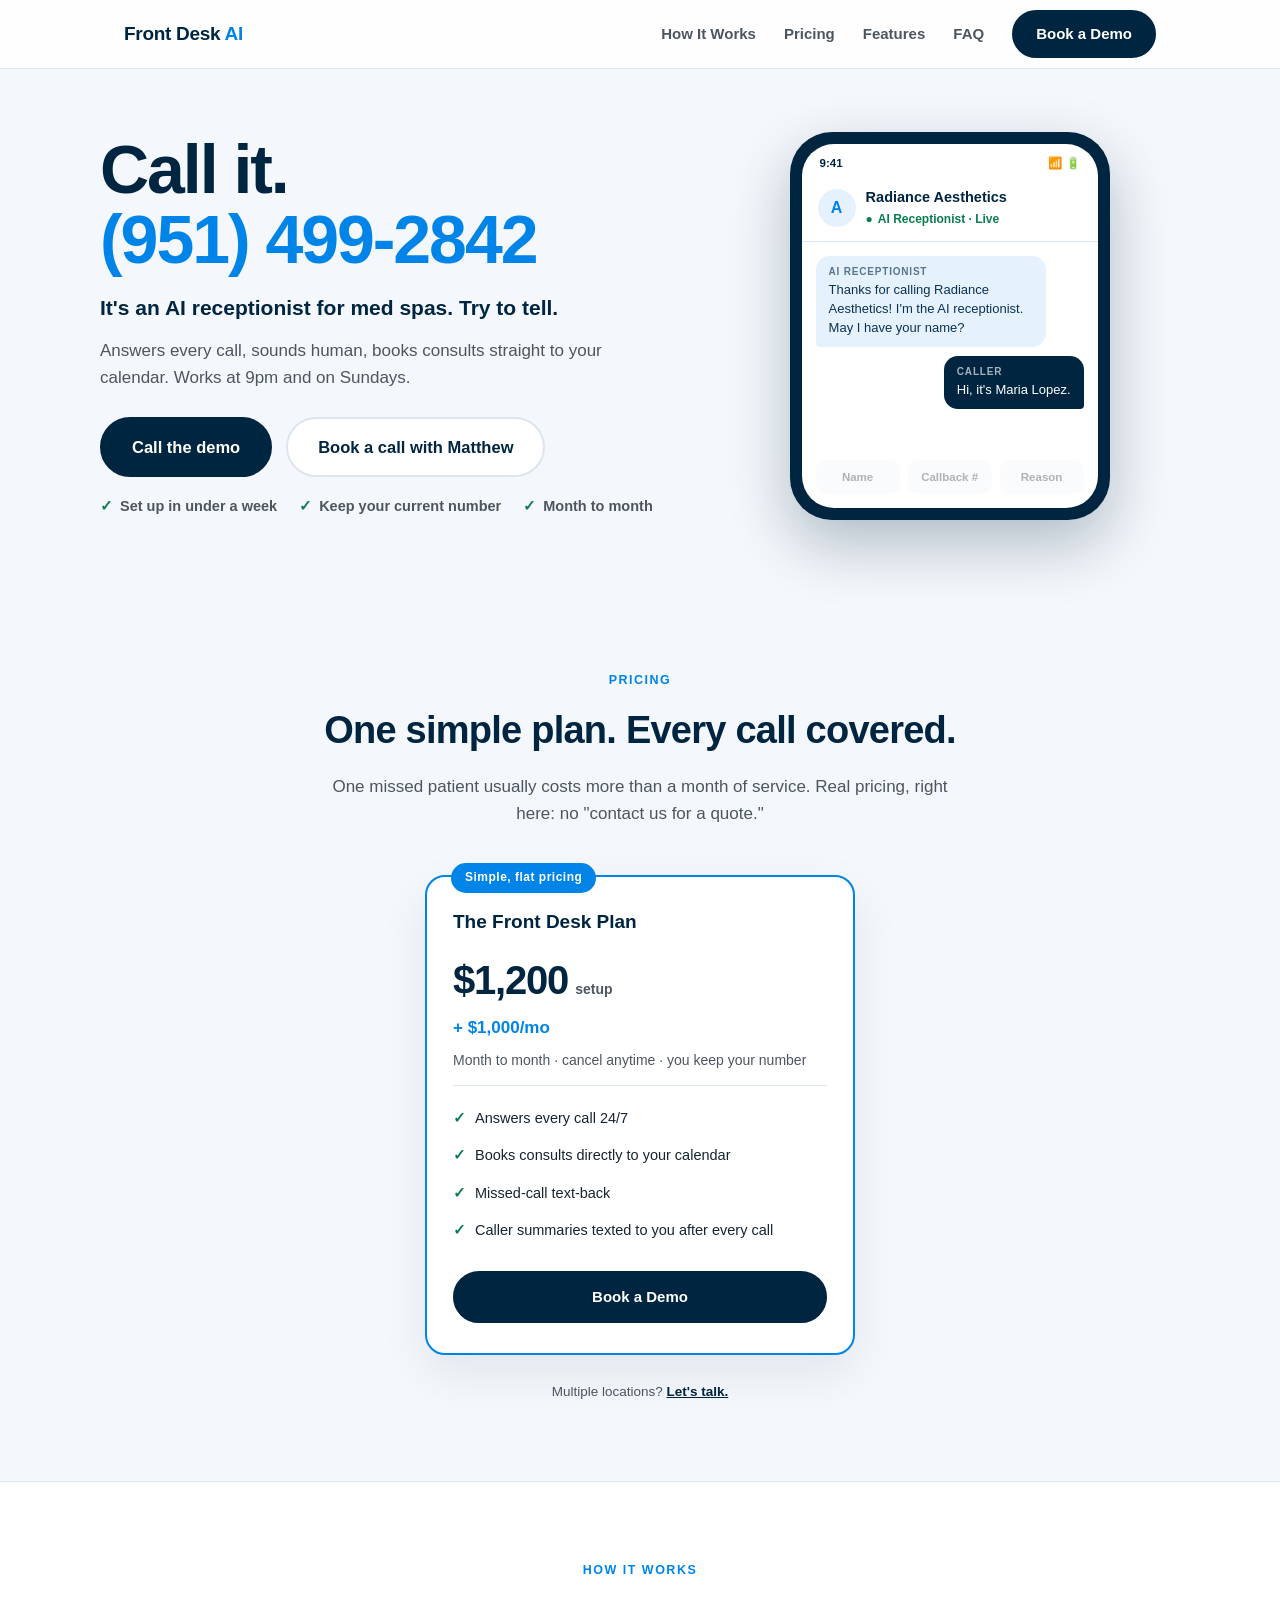
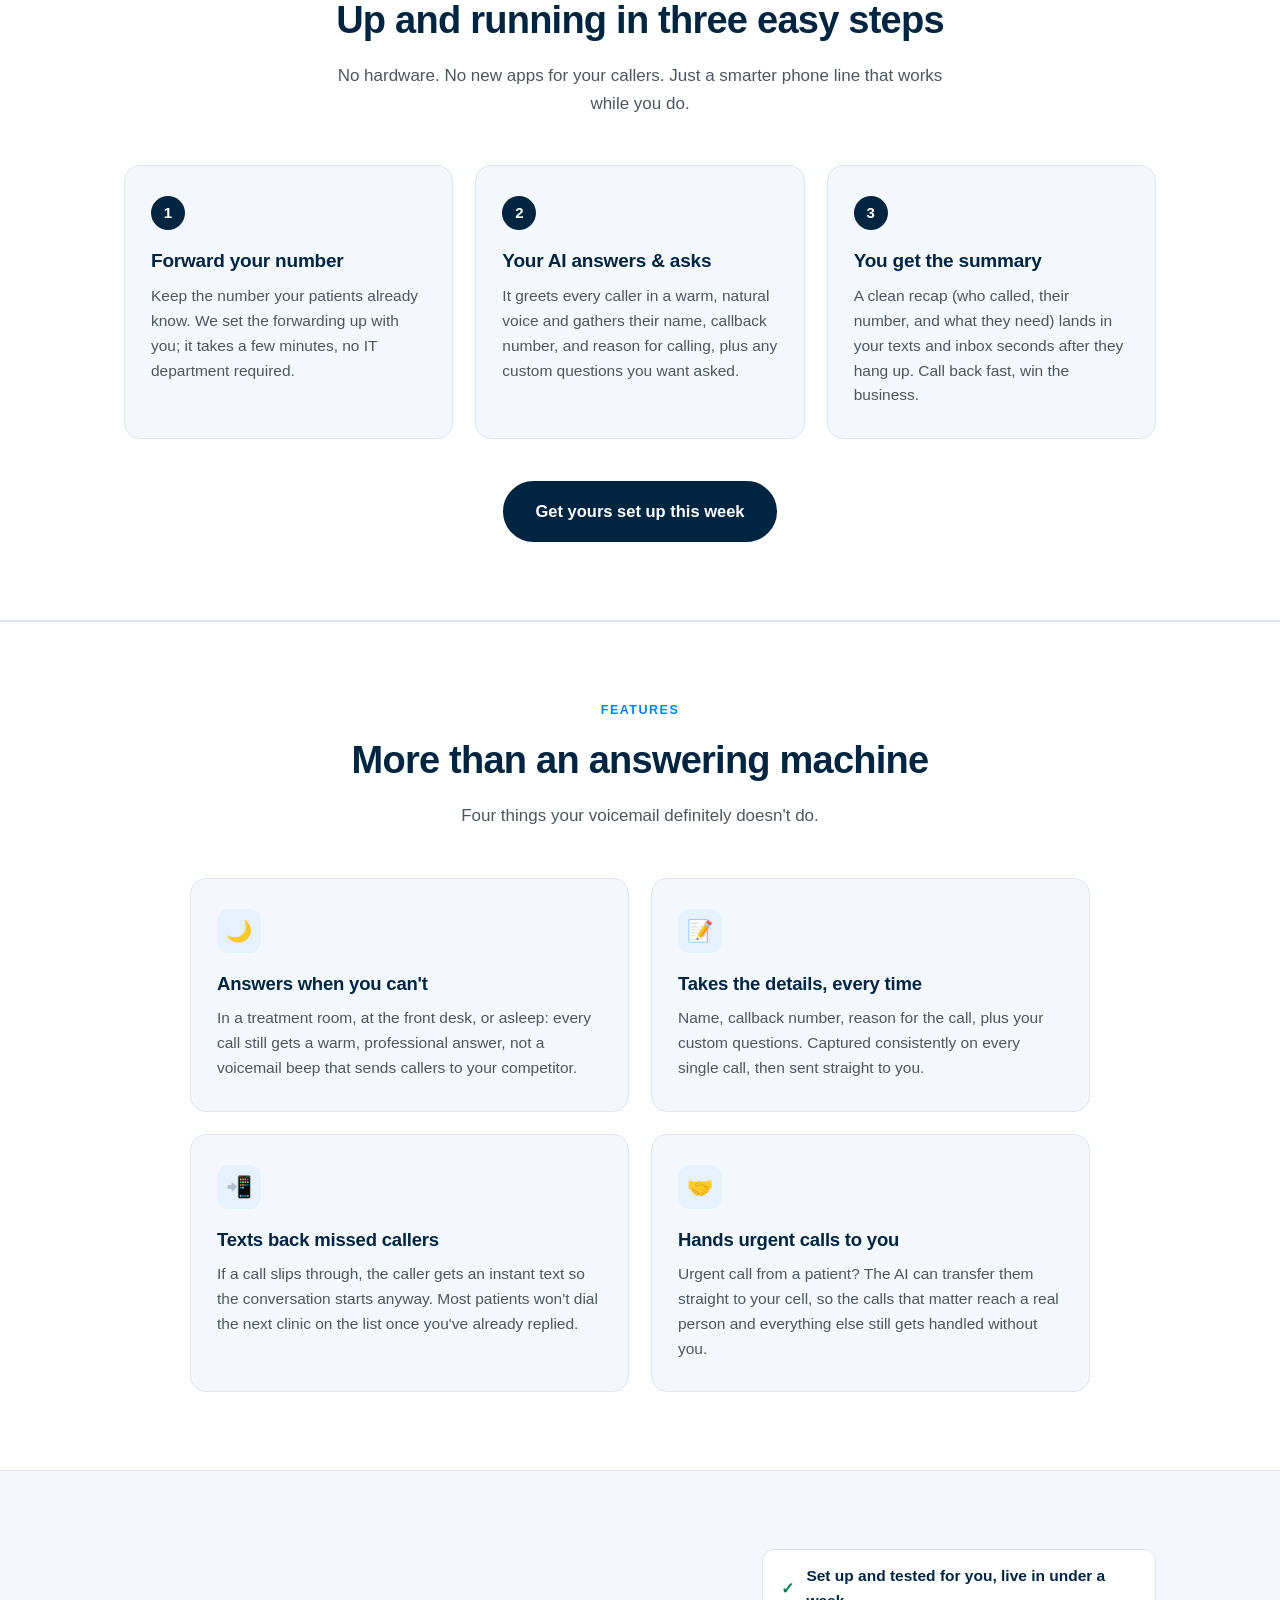
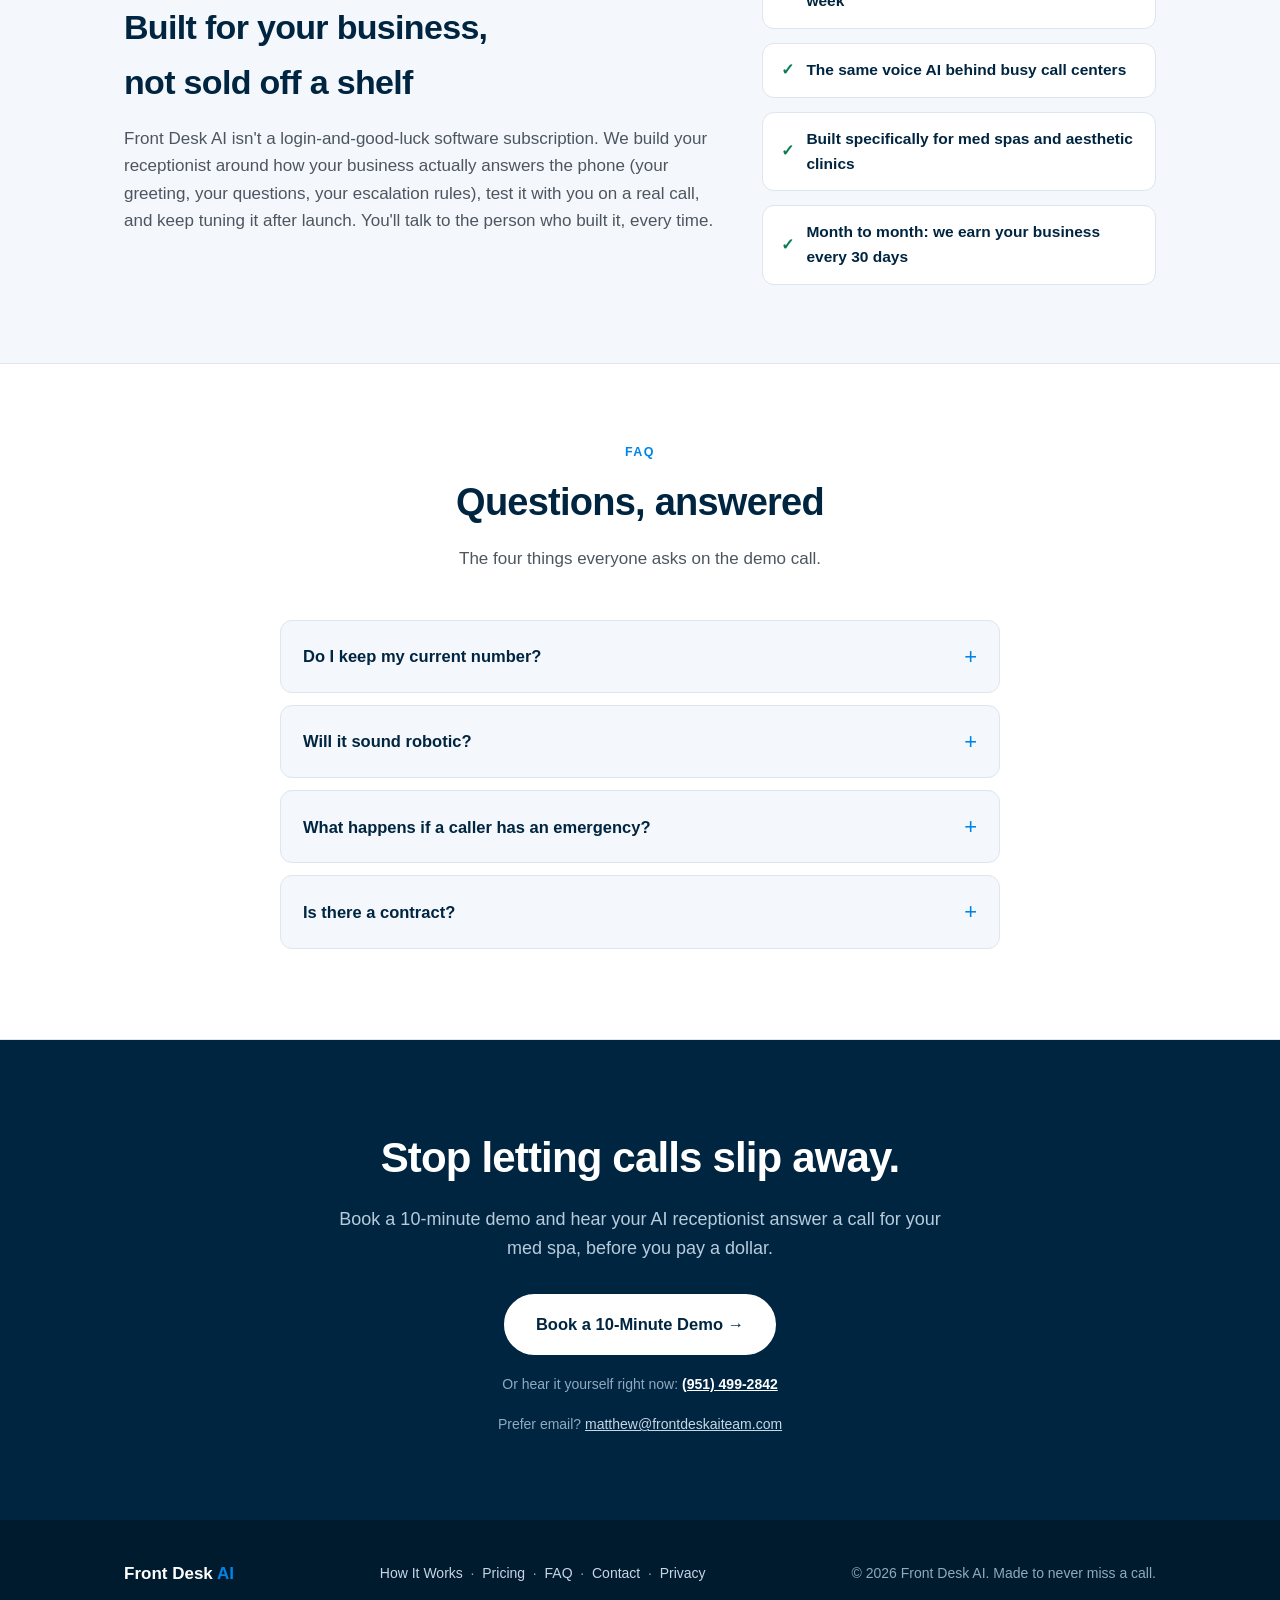
<file: index.html>
<!DOCTYPE html>
<html lang="en">
<head>
  <meta charset="UTF-8" />
  <meta name="viewport" content="width=device-width, initial-scale=1.0" />
  <title>Front Desk AI — The AI Receptionist for Med Spas &amp; Aesthetic Clinics</title>
  <meta name="description" content="A 24/7 AI receptionist built for med spas and aesthetic clinics. Answers every call, books consults, captures each caller's name, number, and reason — and texts you the summary in seconds." />
  <!-- Meta Pixel Code -->
  <script>
  !function(f,b,e,v,n,t,s)
  {if(f.fbq)return;n=f.fbq=function(){n.callMethod?
  n.callMethod.apply(n,arguments):n.queue.push(arguments)};
  if(!f._fbq)f._fbq=n;n.push=n;n.loaded=!0;n.version='2.0';
  n.queue=[];t=b.createElement(e);t.async=!0;
  t.src=v;s=b.getElementsByTagName(e)[0];
  s.parentNode.insertBefore(t,s)}(window, document,'script',
  'https://connect.facebook.net/en_US/fbevents.js');
  fbq('init', '2208950529949809');
  fbq('track', 'PageView');
  </script>
  <noscript><img height="1" width="1" style="display:none"
  src="https://www.facebook.com/tr?id=2208950529949809&ev=PageView&noscript=1"
  /></noscript>
  <!-- End Meta Pixel Code -->
  <style>
    :root {
      --navy: #002540;
      --navy-soft: #0d3a5c;
      --ink: #17242f;
      --muted: #4d565f;
      --bg: #f4f7fb;
      --card: #ffffff;
      --accent: #0084e8;
      --accent-wash: #e5f2fd;
      --line: #dde5ee;
      --green: #0a7d4f;
      --green-wash: #e7f6ef;
      --radius-card: 16px;
      --z-nav: 100;
    }
    * { box-sizing: border-box; margin: 0; padding: 0; }
    html { scroll-behavior: smooth; }
    body {
      font-family: -apple-system, BlinkMacSystemFont, "Segoe UI", Roboto, Helvetica, Arial, sans-serif;
      background: var(--bg); color: var(--ink); line-height: 1.6;
      -webkit-font-smoothing: antialiased;
    }
    .wrap { max-width: 1080px; margin: 0 auto; padding: 0 24px; }
    a { color: inherit; }
    h1, h2, h3 { color: var(--navy); text-wrap: balance; }
    img { max-width: 100%; }

    /* Buttons */
    .btn {
      display: inline-flex; align-items: center; justify-content: center; gap: 8px;
      background: var(--navy); color: #fff; text-decoration: none;
      padding: 15px 30px; border-radius: 999px; font-weight: 700; font-size: 16.5px;
      border: 2px solid var(--navy);
      transition: transform .12s ease, box-shadow .12s ease;
      min-height: 48px;
    }
    .btn:hover { transform: translateY(-2px); box-shadow: 0 10px 24px rgba(0,37,64,.22); }
    .btn-ghost { background: #fff; color: var(--navy); border-color: var(--line); }
    .btn-ghost:hover { box-shadow: 0 10px 24px rgba(0,37,64,.10); }
    .btn-inverse { background: #fff; color: var(--navy); border-color: #fff; }

    /* Nav */
    .nav-outer {
      position: fixed; top: 0; left: 0; right: 0; z-index: var(--z-nav);
      background: rgba(255,255,255,.85); backdrop-filter: blur(12px);
      border-bottom: 1px solid var(--line);
    }
    nav { display: flex; justify-content: space-between; align-items: center; height: 68px; }
    .logo { font-weight: 800; font-size: 19px; color: var(--navy); text-decoration: none; letter-spacing: -.3px; }
    .logo .dot { color: var(--accent); }
    .nav-links { display: flex; gap: 28px; align-items: center; }
    .nav-links a { text-decoration: none; color: var(--muted); font-size: 15px; font-weight: 600; }
    .nav-links a:hover { color: var(--navy); }
    .nav-links a.btn, .nav-links a.btn:hover { color: #fff; }
    .nav-cta { padding: 10px 22px; font-size: 15px; min-height: 42px; }
    @media (max-width: 820px) { .nav-links a:not(.btn) { display: none; } }

    /* Hero */
    .hero { padding: 132px 0 72px; }
    .hero-grid { display: grid; grid-template-columns: 1.1fr .9fr; gap: 56px; align-items: center; }
    @media (max-width: 900px) { .hero-grid { grid-template-columns: 1fr; gap: 48px; } }
    .kicker {
      display: inline-block; font-size: 12.5px; font-weight: 800; letter-spacing: 1.5px;
      color: var(--accent); text-transform: uppercase; margin-bottom: 14px;
    }
    .hero h1 {
      font-size: clamp(36px, 5.2vw, 54px); line-height: 1.08; letter-spacing: -.03em;
      font-weight: 800; margin-bottom: 20px;
    }
    .hero h1 em { font-style: normal; color: var(--accent); }
    .hero .sub { font-size: 19px; color: var(--muted); max-width: 34em; margin-bottom: 30px; }
    .cta-row { display: flex; gap: 14px; flex-wrap: wrap; margin-bottom: 18px; }
    .try-line { font-size: 15.5px; color: var(--muted); margin-bottom: 24px; }
    .try-line a { color: var(--navy); text-decoration: none; }
    .try-line a:hover { text-decoration: underline; }
    .hero-points { display: flex; gap: 22px; flex-wrap: wrap; font-size: 14.5px; font-weight: 600; color: var(--muted); }
    .hero-points span::before { content: "✓"; color: var(--green); font-weight: 800; margin-right: 7px; }

    /* Phone-first hero (number is the primary CTA) */
    .hero .hero-call {
      font-size: clamp(40px, 7.5vw, 68px); line-height: 1.04; letter-spacing: -.03em;
      font-weight: 800; margin-bottom: 16px;
    }
    .hero-tel { color: var(--accent); text-decoration: none; white-space: nowrap; }
    .hero-tel:hover { text-decoration: underline; }
    .hero-tagline { font-size: 21px; font-weight: 700; color: var(--navy); margin-bottom: 12px; }
    .hero-body { font-size: 17px; color: var(--muted); max-width: 32em; margin-bottom: 26px; }
    @media (max-width: 767px) {
      .hero { padding: 96px 0 36px; }
      .hero .demo-col { display: none; }
      .hero .hero-call { font-size: clamp(34px, 11vw, 46px); }
      .hero-tagline { font-size: 19px; margin-bottom: 10px; }
      .hero-body { font-size: 16px; margin-bottom: 20px; }
      /* Center-align hero content on mobile only */
      .hero-copy { text-align: center; }
      .hero-body { margin-left: auto; margin-right: auto; }
      .cta-row { justify-content: center; }
      .hero-points { margin-top: 4px; flex-direction: column; align-items: center; gap: 12px; }
    }

    /* Phone demo */
    .demo-col { display: flex; flex-direction: column; align-items: center; gap: 18px; }

    .phone {
      width: 320px; max-width: 88vw; background: var(--navy); border-radius: 42px; padding: 12px;
      box-shadow: 0 24px 60px rgba(0,37,64,.28);
    }
    .phone-screen { background: #fff; border-radius: 32px; overflow: hidden; }
    .phone-status {
      display: flex; justify-content: space-between; font-size: 11.5px; font-weight: 700;
      color: var(--navy); padding: 10px 18px 6px;
    }
    .call-head { display: flex; align-items: center; gap: 10px; padding: 8px 16px 12px; border-bottom: 1px solid var(--line); }
    .call-avatar {
      width: 38px; height: 38px; border-radius: 50%; background: var(--accent-wash);
      color: var(--accent); font-weight: 800; display: flex; align-items: center; justify-content: center;
    }
    .call-name { font-weight: 800; font-size: 14.5px; color: var(--navy); }
    .call-live { font-size: 12px; color: var(--green); font-weight: 700; }
    .call-live::before { content: "●"; margin-right: 5px; animation: pulse 1.6s infinite; }
    @keyframes pulse { 0%,100% { opacity: 1; } 50% { opacity: .35; } }
    .transcript { padding: 14px 14px 8px; min-height: 218px; display: flex; flex-direction: column; gap: 9px; }
    .bubble {
      max-width: 86%; padding: 9px 13px; border-radius: 14px; font-size: 13px; line-height: 1.45;
      opacity: 0; transform: translateY(8px);
      animation: rise .45s cubic-bezier(.16,1,.3,1) forwards;
    }
    .bubble.ai { background: var(--accent-wash); color: #0b3252; border-bottom-left-radius: 4px; align-self: flex-start; }
    .bubble.caller { background: var(--navy); color: #fff; border-bottom-right-radius: 4px; align-self: flex-end; }
    .bubble .who { display: block; font-size: 10px; font-weight: 800; letter-spacing: .8px; opacity: .65; margin-bottom: 2px; }
    @keyframes rise { to { opacity: 1; transform: none; } }
    .captured { display: flex; gap: 8px; padding: 0 14px 14px; }
    .cap {
      flex: 1; text-align: center; font-size: 11.5px; font-weight: 700; color: var(--muted);
      background: var(--bg); border-radius: 10px; padding: 8px 4px;
      opacity: .45; transition: all .3s ease;
    }
    .cap.done { opacity: 1; color: var(--green); background: var(--green-wash); }
    .cap.done::before { content: "✓ "; font-weight: 800; }
    .replay {
      font: inherit; font-size: 13.5px; font-weight: 700; color: var(--navy);
      background: none; border: none; cursor: pointer; text-decoration: underline; padding: 6px;
    }

    /* Sections */
    section { padding: 78px 0; }
    .band-white { background: #fff; border-top: 1px solid var(--line); border-bottom: 1px solid var(--line); }
    .sec-label {
      text-align: center; font-size: 12.5px; font-weight: 800; letter-spacing: 1.5px;
      color: var(--accent); text-transform: uppercase; margin-bottom: 10px;
    }
    .sec-title { text-align: center; font-size: clamp(28px, 3.6vw, 38px); font-weight: 800; letter-spacing: -.02em; margin-bottom: 12px; }
    .sec-sub { text-align: center; font-size: 17px; color: var(--muted); max-width: 38em; margin: 0 auto 48px; }

    /* Steps */
    .steps { display: grid; grid-template-columns: repeat(auto-fit, minmax(260px, 1fr)); gap: 22px; }
    .step { background: var(--bg); border: 1px solid var(--line); border-radius: var(--radius-card); padding: 30px 26px; }
    .step .num {
      display: inline-flex; width: 34px; height: 34px; border-radius: 50%;
      background: var(--navy); color: #fff; font-weight: 800; font-size: 15px;
      align-items: center; justify-content: center; margin-bottom: 16px;
    }
    .step h3 { font-size: 19px; margin-bottom: 8px; letter-spacing: -.2px; }
    .step p { font-size: 15.5px; color: var(--muted); }
    .steps-cta { text-align: center; margin-top: 42px; }

    /* Pricing */
    .tiers { display: grid; grid-template-columns: repeat(auto-fit, minmax(230px, 1fr)); gap: 20px; align-items: stretch; }
    .tier {
      position: relative; background: #fff; border: 1px solid var(--line);
      border-radius: 20px; padding: 30px 26px; display: flex; flex-direction: column;
    }
    .tier.pop { border: 2px solid var(--accent); box-shadow: 0 18px 48px rgba(0,37,64,.08); }
    .pop-badge {
      position: absolute; top: -14px; left: 24px; background: var(--accent); color: #fff;
      font-size: 12px; font-weight: 800; letter-spacing: .5px; border-radius: 999px; padding: 5px 14px;
    }
    .tier .plan-name { font-size: 19px; font-weight: 800; color: var(--navy); margin-bottom: 10px; }
    .tier .price-line { display: flex; align-items: baseline; gap: 7px; }
    .tier .amount { font-size: 40px; font-weight: 800; color: var(--navy); letter-spacing: -1.2px; }
    .tier .per { font-size: 14px; color: var(--muted); font-weight: 600; }
    .tier .monthly { font-size: 17px; font-weight: 800; color: var(--accent); margin: 2px 0 8px; }
    .tier .fit { font-size: 14px; color: var(--muted); padding-bottom: 14px; border-bottom: 1px solid var(--line); margin-bottom: 14px; }
    .tier ul { list-style: none; margin: 0 0 22px; flex: 1; }
    .tier li { padding: 7px 0; font-size: 14.5px; display: flex; gap: 9px; }
    .tier li::before { content: "✓"; color: var(--green); font-weight: 800; }
    .tier .btn { width: 100%; padding: 12px 20px; font-size: 15px; }
    .price-note { text-align: center; font-size: 13.5px; color: var(--muted); margin-top: 26px; }

    /* Features */
    .features { display: grid; grid-template-columns: repeat(auto-fit, minmax(300px, 1fr)); gap: 22px; max-width: 900px; margin: 0 auto; }
    .feature { background: var(--bg); border: 1px solid var(--line); border-radius: var(--radius-card); padding: 30px 26px; }
    .feature .ico {
      width: 44px; height: 44px; border-radius: 12px; background: var(--accent-wash);
      display: flex; align-items: center; justify-content: center; font-size: 21px; margin-bottom: 16px;
    }
    .feature h3 { font-size: 18.5px; margin-bottom: 8px; letter-spacing: -.2px; }
    .feature p { font-size: 15.5px; color: var(--muted); }

    /* Trust */
    .trust-inner { display: grid; grid-template-columns: 1.2fr .8fr; gap: 48px; align-items: center; }
    @media (max-width: 820px) { .trust-inner { grid-template-columns: 1fr; } }
    .trust-inner h2 { font-size: clamp(26px, 3.2vw, 34px); letter-spacing: -.02em; margin-bottom: 16px; text-align: left; }
    .trust-inner .lead { font-size: 17px; color: var(--muted); margin-bottom: 0; }
    .trust-list { list-style: none; display: flex; flex-direction: column; gap: 14px; }
    .trust-list li {
      background: #fff; border: 1px solid var(--line); border-radius: 12px;
      padding: 14px 18px; font-size: 15.5px; font-weight: 600; color: var(--navy);
      display: flex; gap: 12px; align-items: center;
    }
    .trust-list li::before { content: "✓"; color: var(--green); font-weight: 800; }

    /* FAQ */
    .faq { max-width: 720px; margin: 0 auto; }
    .faq details { background: var(--bg); border: 1px solid var(--line); border-radius: 12px; margin-bottom: 12px; }
    .faq summary {
      cursor: pointer; list-style: none; display: flex; justify-content: space-between; align-items: center;
      padding: 18px 22px; font-weight: 700; font-size: 16.5px; color: var(--navy); gap: 16px;
    }
    .faq summary::-webkit-details-marker { display: none; }
    .faq summary::after { content: "+"; font-size: 22px; font-weight: 400; color: var(--accent); transition: transform .2s ease; }
    .faq details[open] summary::after { transform: rotate(45deg); }
    .faq .answer { padding: 0 22px 20px; font-size: 15.5px; color: var(--muted); }

    /* Final CTA */
    .final { background: var(--navy); color: #fff; text-align: center; padding: 84px 0; }
    .final h2 { color: #fff; font-size: clamp(30px, 4vw, 42px); letter-spacing: -.02em; margin-bottom: 14px; }
    .final p { font-size: 18px; color: #b8cbdc; max-width: 34em; margin: 0 auto 32px; }
    .final .micro { font-size: 14px; color: #8fa9c0; margin: 18px auto 0; }

    /* Footer */
    footer { background: #001a2e; color: #8fa9c0; padding: 40px 0; font-size: 14px; }
    .foot { display: flex; justify-content: space-between; gap: 24px; flex-wrap: wrap; align-items: center; }
    footer a { color: #c6d6e4; text-decoration: none; }
    footer a:hover { text-decoration: underline; }
    .foot-logo { font-weight: 800; font-size: 17px; color: #fff; }
    .foot-logo .dot { color: var(--accent); }

    @media (prefers-reduced-motion: reduce) {
      html { scroll-behavior: auto; }
      .bubble { animation: none; opacity: 1; transform: none; }
      .call-live::before { animation: none; }
      .btn, .cap { transition: none; }
    }
  </style>
  <!-- Meta Pixel Code -->
  <script>
  !function(f,b,e,v,n,t,s)
  {if(f.fbq)return;n=f.fbq=function(){n.callMethod?
  n.callMethod.apply(n,arguments):n.queue.push(arguments)};
  if(!f._fbq)f._fbq=n;n.push=n;n.loaded=!0;n.version='2.0';
  n.queue=[];t=b.createElement(e);t.async=!0;
  t.src=v;s=b.getElementsByTagName(e)[0];
  s.parentNode.insertBefore(t,s)}(window, document,'script',
  'https://connect.facebook.net/en_US/fbevents.js');
  fbq('init', '27931621709765594');
  fbq('track', 'PageView');
  </script>
  <noscript><img height="1" width="1" style="display:none"
  src="https://www.facebook.com/tr?id=27931621709765594&ev=PageView&noscript=1"
  /></noscript>
  <!-- End Meta Pixel Code -->
  <!-- Google tag (gtag.js) -->
  <script async src="https://www.googletagmanager.com/gtag/js?id=G-XVB7CTKQTZ"></script>
  <script>
    window.dataLayer = window.dataLayer || [];
    function gtag(){dataLayer.push(arguments);}
    gtag('js', new Date());
    gtag('config', 'G-XVB7CTKQTZ');
  </script>
  <!-- End Google tag -->
</head>
<body>

  <div class="nav-outer">
    <nav class="wrap">
      <a class="logo" href="#top">Front Desk<span class="dot"> AI</span></a>
      <div class="nav-links">
        <a href="#how">How It Works</a>
        <a href="#pricing">Pricing</a>
        <a href="#features">Features</a>
        <a href="#faq">FAQ</a>
        <a class="btn nav-cta" href="https://calendly.com/njanjubusiness/30min" data-fb-event="BookingClick">Book a Demo</a>
      </div>
    </nav>
  </div>

  <!-- HERO -->
  <header class="hero wrap" id="top">
    <div class="hero-grid">
      <div class="hero-copy">
        <h1 class="hero-call">Call it. <a class="hero-tel" href="tel:+19514992842" data-lead data-fb-event="DemoCallClick">(951) 499-2842</a></h1>
        <p class="hero-tagline">It's an AI receptionist for med spas. Try to tell.</p>
        <p class="hero-body">Answers every call, sounds human, books consults straight to your calendar. Works at 9pm and on Sundays.</p>
        <div class="cta-row">
          <a class="btn" href="tel:+19514992842" data-lead data-fb-event="DemoCallClick">Call the demo</a>
          <a class="btn btn-ghost" href="https://calendly.com/njanjubusiness/30min" data-lead data-fb-event="BookingClick">Book a call with Matthew</a>
        </div>
        <div class="hero-points">
          <span>Set up in under a week</span>
          <span>Keep your current number</span>
          <span>Month to month</span>
        </div>
      </div>

      <div class="demo-col" id="demo">
        <div class="phone" aria-label="Example AI receptionist call">
          <div class="phone-screen">
            <div class="phone-status"><span>9:41</span><span>📶 🔋</span></div>
            <div class="call-head">
              <div class="call-avatar" id="call-avatar">A</div>
              <div>
                <div class="call-name" id="call-name">Radiance Aesthetics</div>
                <div class="call-live">AI Receptionist · Live</div>
              </div>
            </div>
            <div class="transcript" id="transcript" aria-live="polite"></div>
            <div class="captured">
              <div class="cap" id="cap-name">Name</div>
              <div class="cap" id="cap-number">Callback #</div>
              <div class="cap" id="cap-reason">Reason</div>
            </div>
          </div>
        </div>
      </div>
    </div>
  </header>

  <!-- PRICING (moved up: shown immediately after the hero) -->
  <section id="pricing">
    <div class="wrap">
      <div class="sec-label">Pricing</div>
      <h2 class="sec-title">One simple plan. Every call covered.</h2>
      <p class="sec-sub">One missed patient usually costs more than a month of service. Real pricing, right here: no "contact us for a quote."</p>
      <div class="tiers" style="grid-template-columns: minmax(0, 430px); justify-content: center;">
        <div class="tier pop">
          <span class="pop-badge">Simple, flat pricing</span>
          <div class="plan-name">The Front Desk Plan</div>
          <div class="price-line"><span class="amount">$1,200</span><span class="per">setup</span></div>
          <div class="monthly">+ $1,000/mo</div>
          <div class="fit">Month to month · cancel anytime · you keep your number</div>
          <ul>
            <li>Answers every call 24/7</li>
            <li>Books consults directly to your calendar</li>
            <li>Missed-call text-back</li>
            <li>Caller summaries texted to you after every call</li>
          </ul>
          <a class="btn" href="https://calendly.com/njanjubusiness/30min">Book a Demo</a>
        </div>
      </div>
      <p class="price-note">Multiple locations? <a href="https://calendly.com/njanjubusiness/30min" style="color: var(--navy); font-weight: 700;">Let's talk.</a></p>
    </div>
  </section>

  <!-- HOW IT WORKS -->
  <section class="band-white" id="how">
    <div class="wrap">
      <div class="sec-label">How It Works</div>
      <h2 class="sec-title">Up and running in three easy steps</h2>
      <p class="sec-sub">No hardware. No new apps for your callers. Just a smarter phone line that works while you do.</p>
      <div class="steps">
        <div class="step">
          <span class="num">1</span>
          <h3>Forward your number</h3>
          <p>Keep the number your patients already know. We set the forwarding up with you; it takes a few minutes, no IT department required.</p>
        </div>
        <div class="step">
          <span class="num">2</span>
          <h3>Your AI answers &amp; asks</h3>
          <p>It greets every caller in a warm, natural voice and gathers their name, callback number, and reason for calling, plus any custom questions you want asked.</p>
        </div>
        <div class="step">
          <span class="num">3</span>
          <h3>You get the summary</h3>
          <p>A clean recap (who called, their number, and what they need) lands in your texts and inbox seconds after they hang up. Call back fast, win the business.</p>
        </div>
      </div>
      <div class="steps-cta">
        <a class="btn" href="https://calendly.com/njanjubusiness/30min">Get yours set up this week</a>
      </div>
    </div>
  </section>

  <!-- FEATURES -->
  <section class="band-white" id="features">
    <div class="wrap">
      <div class="sec-label">Features</div>
      <h2 class="sec-title">More than an answering machine</h2>
      <p class="sec-sub">Four things your voicemail definitely doesn't do.</p>
      <div class="features">
        <div class="feature">
          <div class="ico">🌙</div>
          <h3>Answers when you can't</h3>
          <p>In a treatment room, at the front desk, or asleep: every call still gets a warm, professional answer, not a voicemail beep that sends callers to your competitor.</p>
        </div>
        <div class="feature">
          <div class="ico">📝</div>
          <h3>Takes the details, every time</h3>
          <p>Name, callback number, reason for the call, plus your custom questions. Captured consistently on every single call, then sent straight to you.</p>
        </div>
        <div class="feature">
          <div class="ico">📲</div>
          <h3>Texts back missed callers</h3>
          <p>If a call slips through, the caller gets an instant text so the conversation starts anyway. Most patients won't dial the next clinic on the list once you've already replied.</p>
        </div>
        <div class="feature">
          <div class="ico">🤝</div>
          <h3>Hands urgent calls to you</h3>
          <p>Urgent call from a patient? The AI can transfer them straight to your cell, so the calls that matter reach a real person and everything else still gets handled without you.</p>
        </div>
      </div>
    </div>
  </section>

  <!-- TRUST -->
  <section id="why">
    <div class="wrap trust-inner">
      <div>
        <h2>Built for your business, not sold off a shelf</h2>
        <p class="lead">Front Desk AI isn't a login-and-good-luck software subscription. We build your receptionist around how your business actually answers the phone (your greeting, your questions, your escalation rules), test it with you on a real call, and keep tuning it after launch. You'll talk to the person who built it, every time.</p>
      </div>
      <ul class="trust-list">
        <li>Set up and tested for you, live in under a week</li>
        <li>The same voice AI behind busy call centers</li>
        <li>Built specifically for med spas and aesthetic clinics</li>
        <li>Month to month: we earn your business every 30 days</li>
      </ul>
    </div>
  </section>

  <!-- FAQ -->
  <section class="band-white" id="faq">
    <div class="wrap">
      <div class="sec-label">FAQ</div>
      <h2 class="sec-title">Questions, answered</h2>
      <p class="sec-sub">The four things everyone asks on the demo call.</p>
      <div class="faq">
        <details>
          <summary>Do I keep my current number?</summary>
          <p class="answer">Yes. We forward your existing line to your AI receptionist. Your callers dial the same number they always have and won't notice any difference. Cancel, and your number works exactly as before.</p>
        </details>
        <details>
          <summary>Will it sound robotic?</summary>
          <p class="answer">No. It uses a warm, natural voice and greets callers with your business name and your tone. Most callers have a normal conversation without realizing they're talking to an AI, and it never gets flustered, tired, or rude.</p>
        </details>
        <details>
          <summary>What happens if a caller has an emergency?</summary>
          <p class="answer">You decide what counts as urgent, and the AI follows your rules: transferring those calls straight to your cell, or flagging them at the top of your summary so you can call back first.</p>
        </details>
        <details>
          <summary>Is there a contract?</summary>
          <p class="answer">No contract. It's a one-time $1,200 setup to build and tune your receptionist, then a flat $1,000/month, month to month. If it's not paying for itself, cancel. You keep your number either way.</p>
        </details>
      </div>
    </div>
  </section>

  <!-- FINAL CTA -->
  <section class="final">
    <div class="wrap">
      <h2>Stop letting calls slip away.</h2>
      <p>Book a 10-minute demo and hear your AI receptionist answer a call for your med spa, before you pay a dollar.</p>
      <a class="btn btn-inverse" href="https://calendly.com/njanjubusiness/30min">Book a 10-Minute Demo →</a>
      <p class="micro">Or hear it yourself right now: <a href="tel:+19514992842" style="color:#fff; font-weight:700">(951) 499-2842</a></p>
      <p class="micro">Prefer email? <a href="mailto:matthew@frontdeskaiteam.com" style="color:#c6d6e4">matthew@frontdeskaiteam.com</a></p>
    </div>
  </section>

  <footer>
    <div class="wrap foot">
      <div class="foot-logo">Front Desk<span class="dot"> AI</span></div>
      <div>
        <a href="#how">How It Works</a> &nbsp;·&nbsp;
        <a href="#pricing">Pricing</a> &nbsp;·&nbsp;
        <a href="#faq">FAQ</a> &nbsp;·&nbsp;
        <a href="mailto:matthew@frontdeskaiteam.com">Contact</a> &nbsp;·&nbsp;
        <a href="/privacy/">Privacy</a>
      </div>
      <div>© 2026 Front Desk AI. Made to never miss a call.</div>
    </div>
  </footer>

  <script>
    const CALL = [
      ["ai", "Thanks for calling Radiance Aesthetics! I'm the AI receptionist. May I have your name?"],
      ["caller", "Hi, it's Maria Lopez."],
      ["ai", "Thanks, Maria! What's the best number to reach you?", "name"],
      ["caller", "909-555-0142."],
      ["ai", "Perfect. And what can we help you with today?", "number"],
      ["caller", "I'd like to book a consult for Botox and a facial."],
      ["ai", "Wonderful! I've got that down and we'll get you scheduled right away, Maria!", "reason"]
    ];

    const transcript = document.getElementById("transcript");
    const caps = { name: document.getElementById("cap-name"), number: document.getElementById("cap-number"), reason: document.getElementById("cap-reason") };
    const reduced = window.matchMedia("(prefers-reduced-motion: reduce)").matches;
    let timers = [];

    function play() {
      timers.forEach(clearTimeout); timers = [];
      transcript.innerHTML = "";
      Object.values(caps).forEach(c => c.classList.remove("done"));

      CALL.forEach(([who, text, capKey], i) => {
        const delay = reduced ? 0 : i * 1100;
        timers.push(setTimeout(() => {
          const b = document.createElement("div");
          b.className = "bubble " + who;
          const label = document.createElement("span");
          label.className = "who";
          label.textContent = who === "ai" ? "AI RECEPTIONIST" : "CALLER";
          b.appendChild(label);
          b.appendChild(document.createTextNode(text));
          transcript.appendChild(b);
          if (capKey) caps[capKey].classList.add("done");
          if (transcript.children.length > 4) transcript.removeChild(transcript.children[0]);
        }, delay));
      });
    }

    const seeBtn = document.getElementById("see-in-action");
    if (seeBtn) seeBtn.addEventListener("click", () => play());
    play();
  </script>
  <!-- Meta Pixel: fire Schedule when a booking button (Calendly) is clicked -->
  <script>
    document.addEventListener("click", function (e) {
      var a = e.target.closest('a[href*="calendly.com"]');
      if (a && typeof fbq === "function") { fbq("track", "Schedule"); }
    });
  </script>
  <!-- Meta Pixel: fire Lead when a demo phone link or the "Book a call with Matthew" button is clicked -->
  <script>
    document.addEventListener("click", function (e) {
      var el = e.target.closest("[data-lead]");
      if (el && typeof fbq === "function") { fbq("track", "Lead"); }
    });
  </script>
  <!-- Meta Pixel: fire a distinct custom event per button (DemoCallClick / BookingClick) -->
  <script>
    document.addEventListener("click", function (e) {
      var el = e.target.closest("[data-fb-event]");
      if (el && typeof fbq === "function") { fbq("trackCustom", el.getAttribute("data-fb-event")); }
    });
  </script>
</body>
</html>
</file>
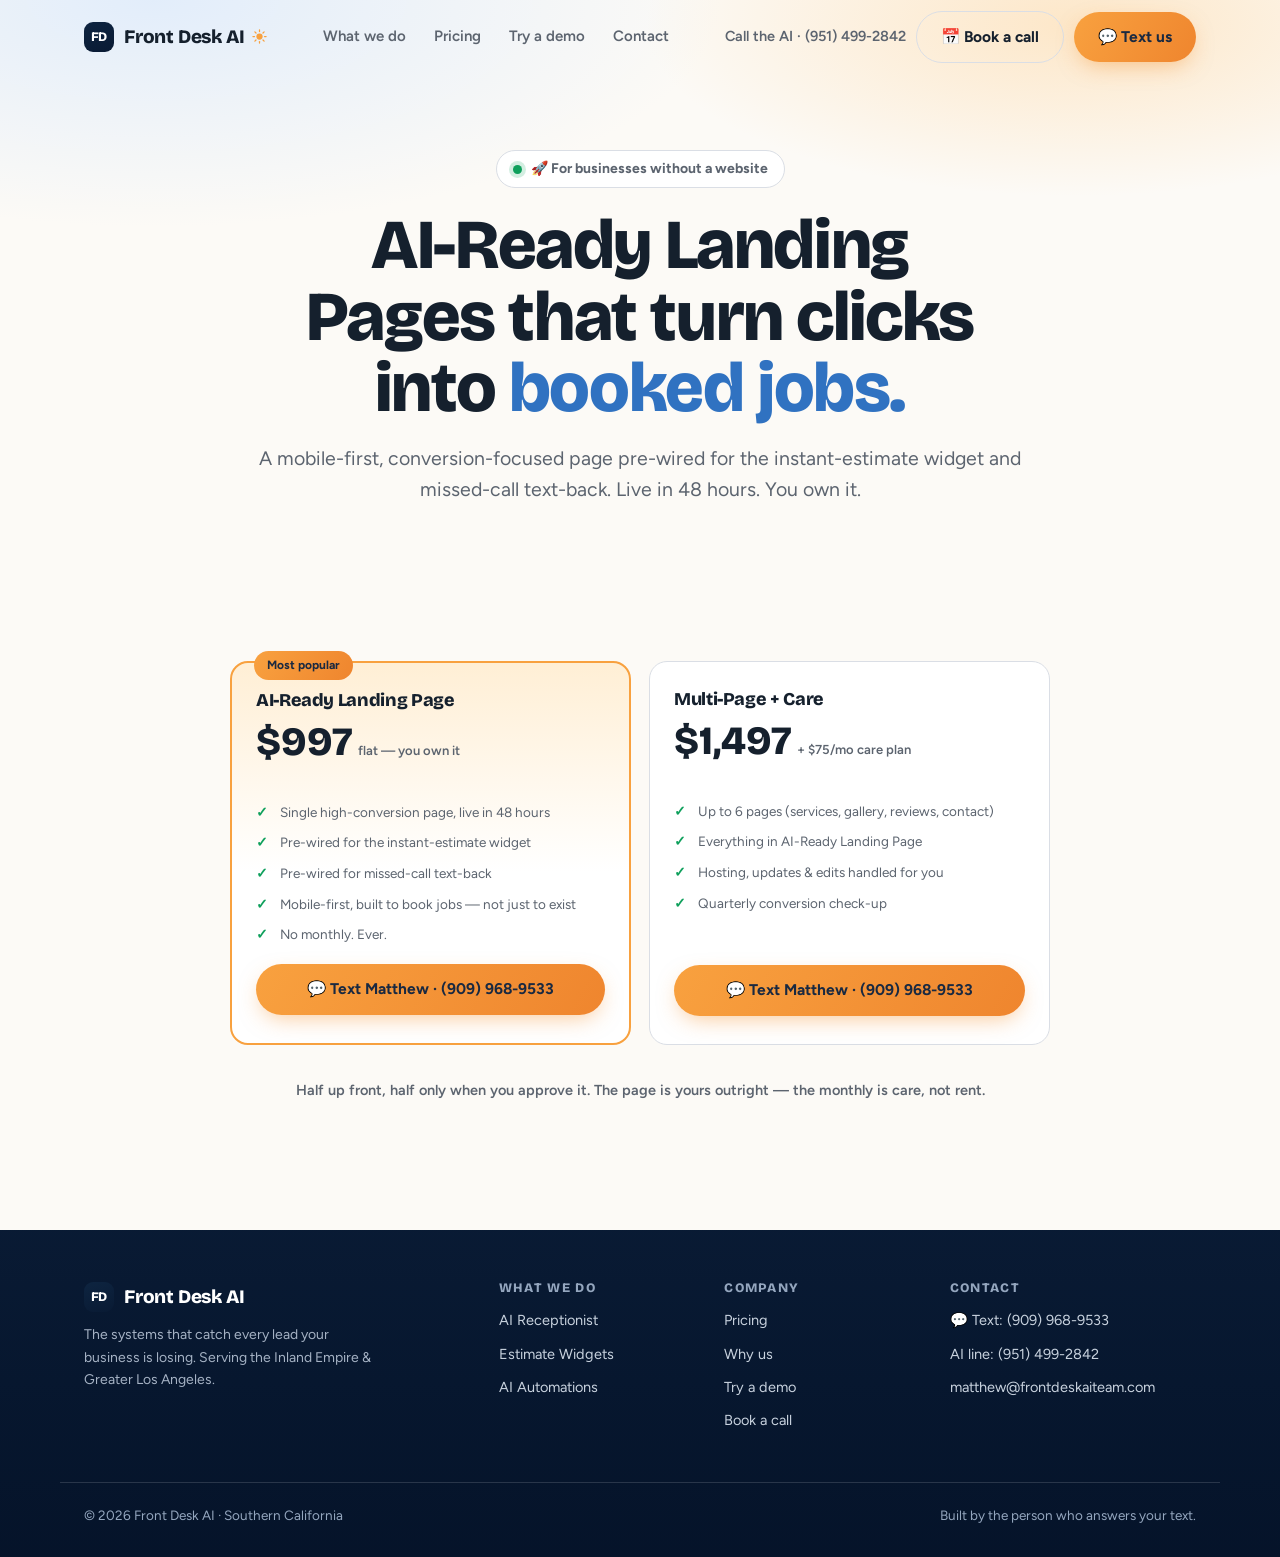
<file: landing-pages/index.html>
<!doctype html>
<html lang="en">
<head>
<meta charset="utf-8" />
<meta name="viewport" content="width=device-width, initial-scale=1" />
<title>AI-Ready Landing Pages — Front Desk AI</title>
<meta name="description" content="Mobile-first, conversion-focused landing pages pre-wired for instant-estimate widgets and missed-call text-back. Live in 48 hours. You own it." />
<meta name="robots" content="noindex" />
<meta name="theme-color" content="#faf8f4" />
<link rel="icon" href="/favicon.ico" sizes="any" />
<link rel="icon" type="image/png" href="/favicon.png" />
<link rel="apple-touch-icon" href="/apple-touch-icon.png" />
<link rel="preconnect" href="https://fonts.googleapis.com" />
<link rel="preconnect" href="https://fonts.gstatic.com" crossorigin />
<link href="https://fonts.googleapis.com/css2?family=Bricolage+Grotesque:opsz,wght@12..96,400;12..96,600;12..96,700;12..96,800&family=Figtree:ital,wght@0,400;0,500;0,600;0,700;1,400&display=swap" rel="stylesheet" />
<link rel="stylesheet" href="../css/styles.css" />
</head>
<body>

<header class="nav" id="nav">
  <div class="wrap nav-in">
    <a class="brand" href="/" aria-label="Front Desk AI home">
      <span class="brand-tile">FD</span>Front Desk AI
      <svg class="brand-sun" viewBox="0 0 24 24" aria-hidden="true"><circle cx="12" cy="12" r="5"/><g stroke="oklch(0.78 0.15 65)" stroke-width="2" stroke-linecap="round"><line x1="12" y1="1.5" x2="12" y2="4"/><line x1="12" y1="20" x2="12" y2="22.5"/><line x1="1.5" y1="12" x2="4" y2="12"/><line x1="20" y1="12" x2="22.5" y2="12"/><line x1="4.6" y1="4.6" x2="6.4" y2="6.4"/><line x1="17.6" y1="17.6" x2="19.4" y2="19.4"/><line x1="4.6" y1="19.4" x2="6.4" y2="17.6"/><line x1="17.6" y1="6.4" x2="19.4" y2="4.6"/></g></svg>
    </a>
    <nav class="nav-links" id="navLinks">
      <a href="/#services">What we do</a>
      <a href="/#pricing">Pricing</a>
      <a href="/#demo">Try a demo</a>
      <a href="/#contact">Contact</a>
    </nav>
    <div class="nav-cta">
      <a class="nav-ai" href="tel:+19514992842">Call the AI · (951) 499-2842</a>
      <a class="btn btn-out" href="sms:+19099689533">📅 Book a call</a>
      <a class="btn btn-amber" href="sms:+19099689533">💬 Text us</a>
    </div>
    <button class="nav-toggle" id="navToggle" aria-label="Menu" aria-expanded="false"><span></span><span></span></button>
  </div>
</header>

<main id="top">
<section class="hero" style="padding-bottom:clamp(60px,8vw,100px)">
  <div class="wrap" style="max-width:820px;text-align:center;margin:0 auto">
    <p class="kicker reveal" style="margin:0 auto"><span class="kicker-dot"></span>🚀 For businesses without a website</p>
    <h1 class="reveal" style="margin:22px 0 18px">AI-Ready Landing Pages that turn clicks into <span class="ink-blue">booked jobs.</span></h1>
    <p class="sub reveal" style="max-width:46em;margin:0 auto 8px">A mobile-first, conversion-focused page pre-wired for the instant-estimate widget and missed-call text-back. Live in 48 hours. You own it.</p>
  </div>
</section>

<section class="sec bg-light" style="padding-top:clamp(24px,4vw,48px)">
  <div class="wrap">
    <div class="pgrid" style="grid-template-columns:repeat(2,minmax(0,1fr));max-width:820px;margin:0 auto">
      <div class="pcard amberfeat reveal"><span class="pbadge amber">Most popular</span><h4>AI-Ready Landing Page</h4><div class="amt">$997<small>flat — you own it</small></div><div class="mo">&nbsp;</div><ul><li>Single high-conversion page, live in 48 hours</li><li>Pre-wired for the instant-estimate widget</li><li>Pre-wired for missed-call text-back</li><li>Mobile-first, built to book jobs — not just to exist</li><li>No monthly. Ever.</li></ul><a class="btn btn-amber" href="sms:+19099689533">💬 Text Matthew · (909) 968-9533</a></div>
      <div class="pcard reveal"><h4>Multi-Page + Care</h4><div class="amt">$1,497<small>+ $75/mo care plan</small></div><div class="mo">&nbsp;</div><ul><li>Up to 6 pages (services, gallery, reviews, contact)</li><li>Everything in AI-Ready Landing Page</li><li>Hosting, updates &amp; edits handled for you</li><li>Quarterly conversion check-up</li></ul><a class="btn btn-amber" href="sms:+19099689533">💬 Text Matthew · (909) 968-9533</a></div>
    </div>
    <p class="founding-note reveal" style="text-align:center;margin-left:auto;margin-right:auto">Half up front, half only when you approve it. The page is yours outright — the monthly is care, not rent.</p>
  </div>
</section>
</main>

<footer class="footer">
  <div class="wrap foot-grid">
    <div class="foot-brand">
      <a class="brand" href="/"><span class="brand-tile">FD</span>Front Desk AI</a>
      <p>The systems that catch every lead your business is losing. Serving the Inland Empire &amp; Greater Los Angeles.</p>
    </div>
    <nav class="foot-col" aria-label="Products"><h5>What we do</h5><a href="/#s-receptionist">AI Receptionist</a><a href="/#s-widget">Estimate Widgets</a><a href="/#s-auto">AI Automations</a></nav>
    <nav class="foot-col" aria-label="Company"><h5>Company</h5><a href="/#pricing">Pricing</a><a href="/#why-us">Why us</a><a href="/#demo">Try a demo</a><a href="sms:+19099689533">Book a call</a></nav>
    <nav class="foot-col" aria-label="Contact"><h5>Contact</h5><a href="sms:+19099689533">💬 Text: (909) 968-9533</a><a href="tel:+19514992842">AI line: (951) 499-2842</a><a href="mailto:matthew@frontdeskaiteam.com">matthew@frontdeskaiteam.com</a></nav>
  </div>
  <div class="wrap foot-bottom">
    <span>© 2026 Front Desk AI · Southern California</span>
    <span>Built by the person who answers your text.</span>
  </div>
</footer>

<script src="../js/main.js"></script>
</body>
</html>
</file>
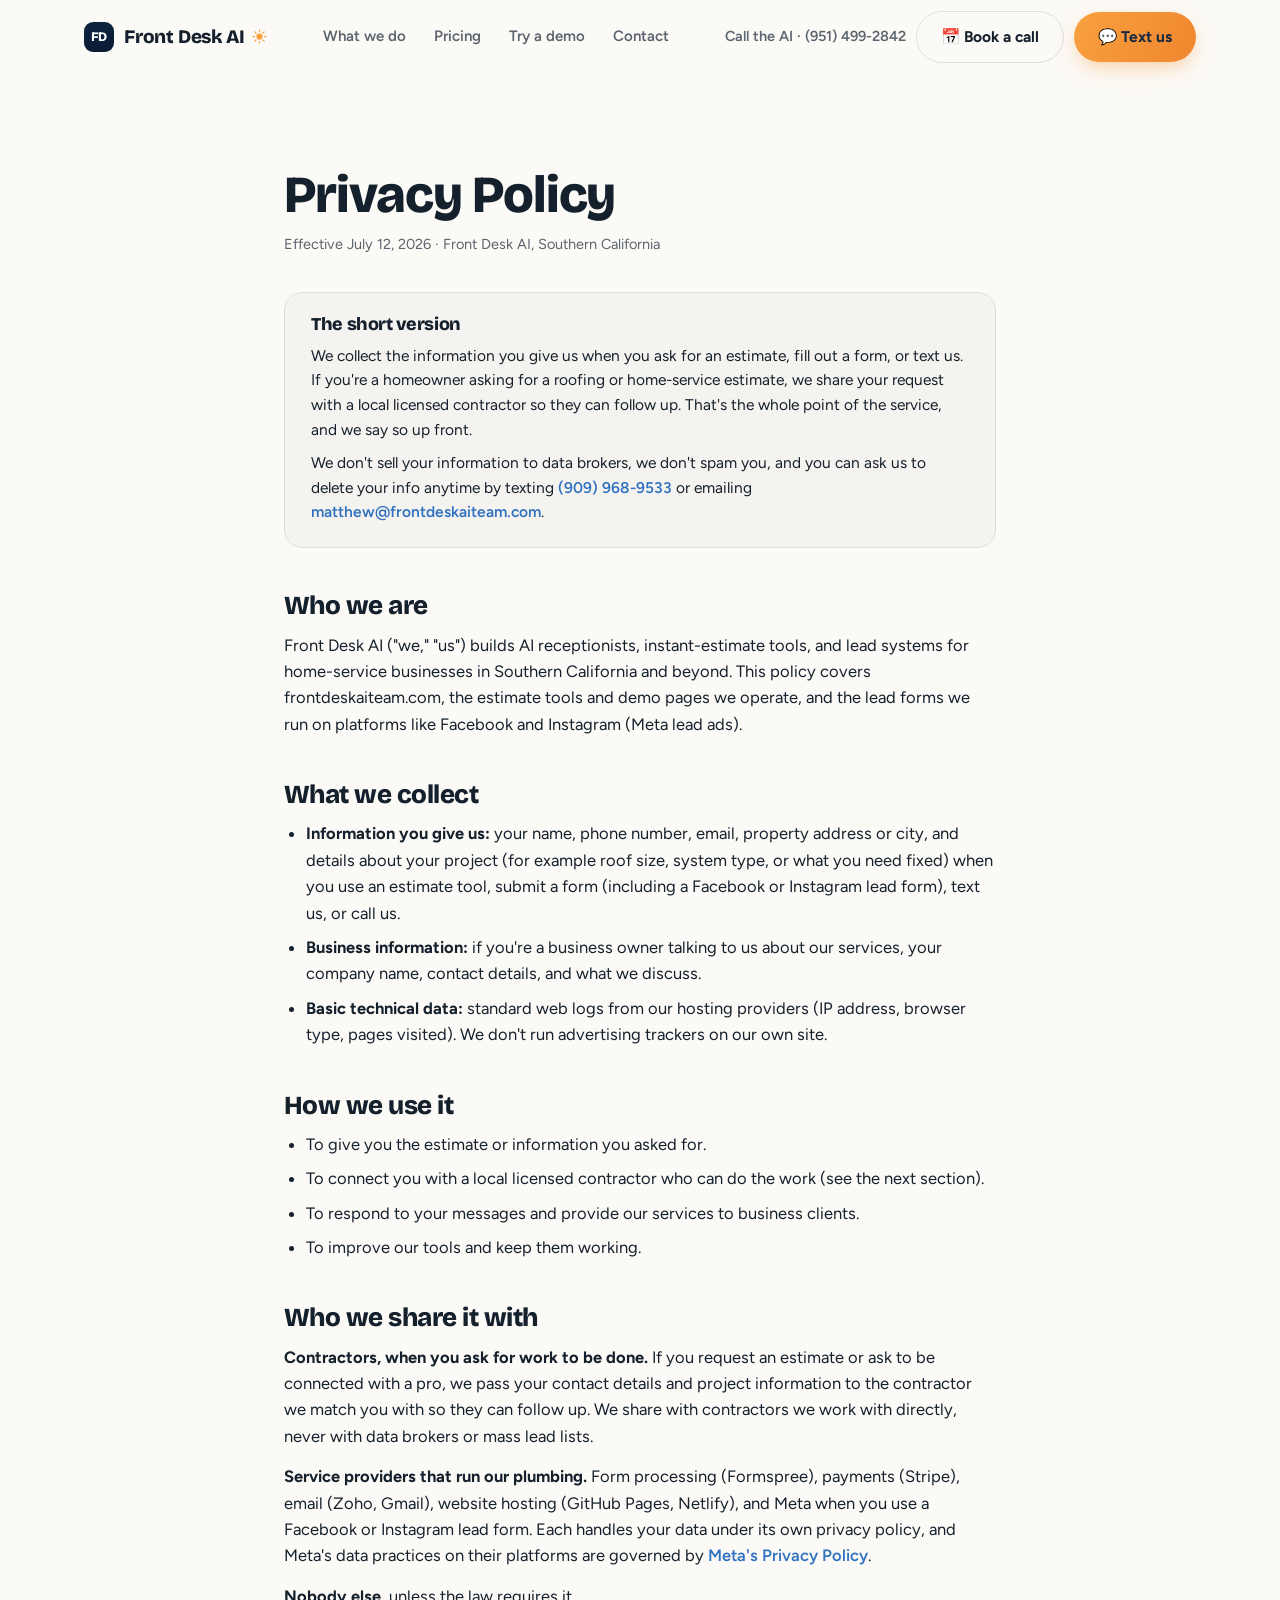
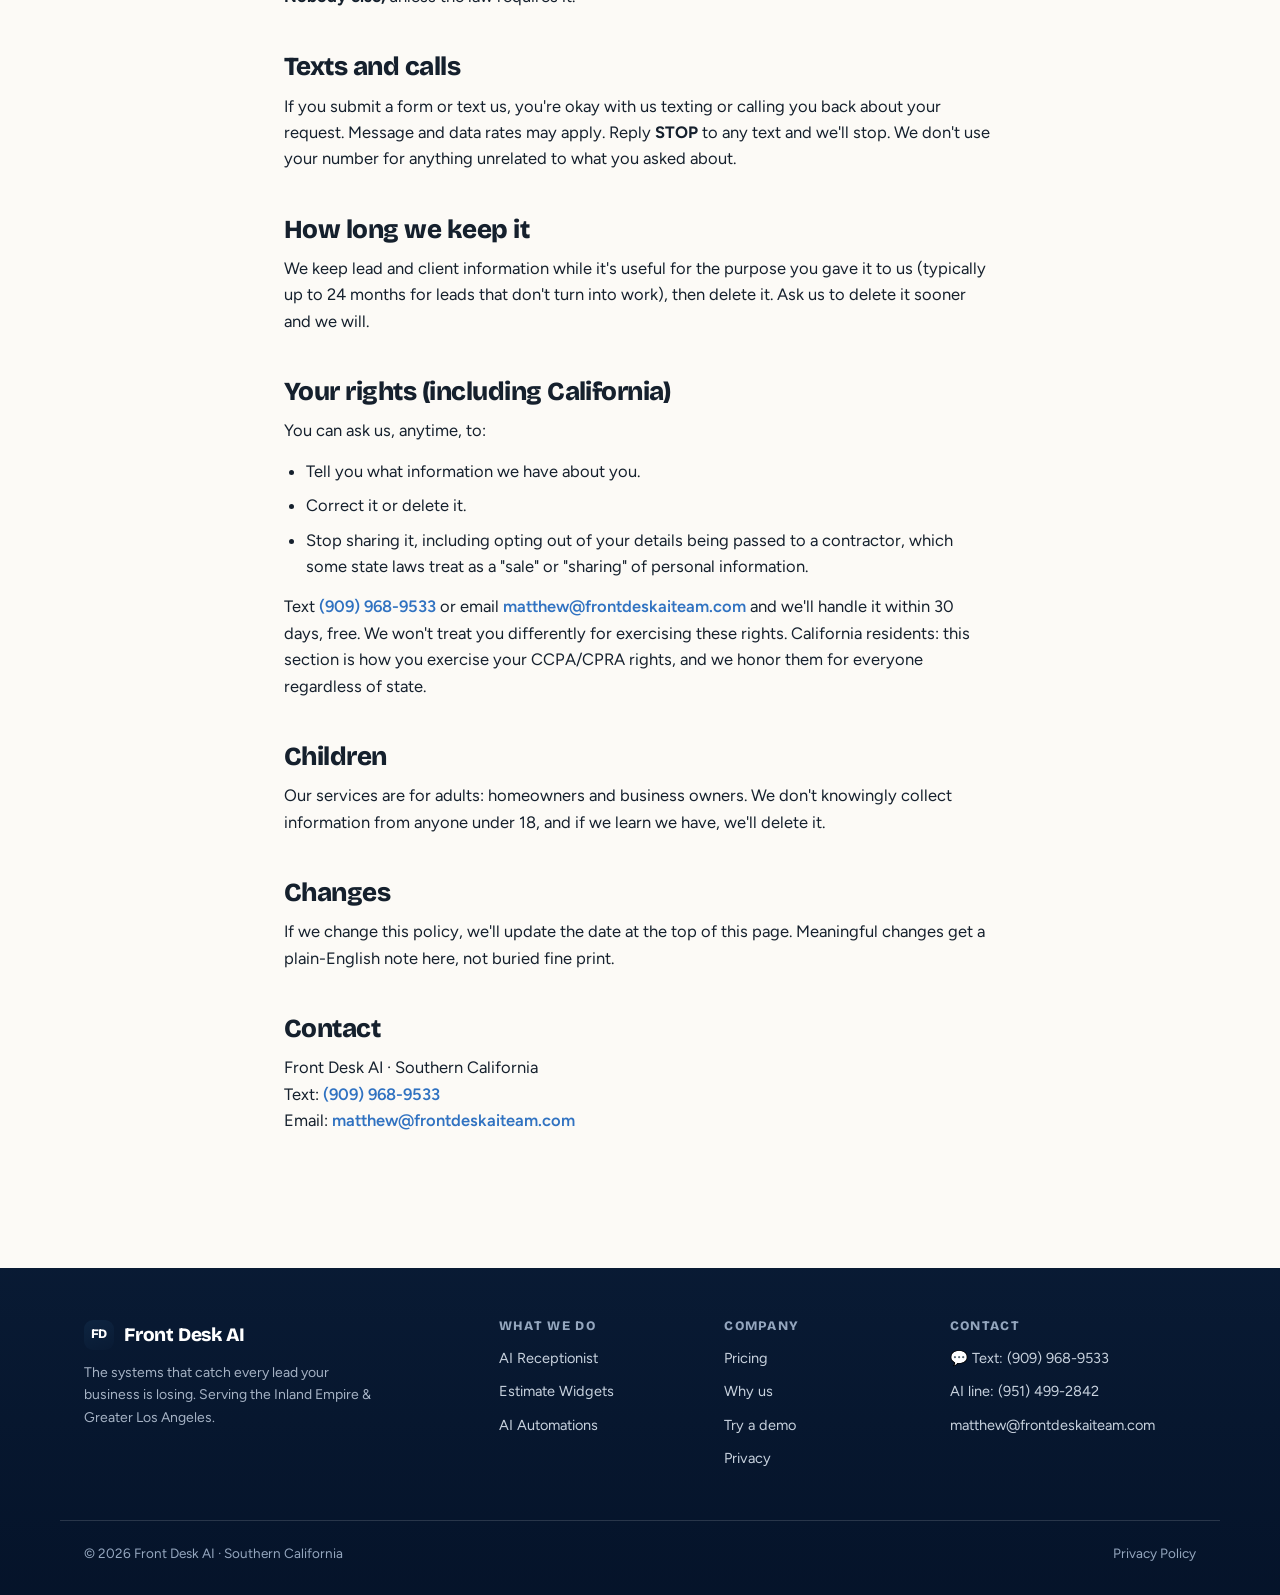
<file: privacy/index.html>
<!doctype html>
<html lang="en">
<head>
<meta charset="utf-8" />
<meta name="viewport" content="width=device-width, initial-scale=1" />
<title>Privacy Policy — Front Desk AI</title>
<meta name="description" content="How Front Desk AI collects, uses, and shares your information, in plain English." />
<meta name="robots" content="index,follow" />
<meta property="og:title" content="Privacy Policy — Front Desk AI" />
<meta property="og:url" content="https://frontdeskaiteam.com/privacy/" />
<meta property="og:type" content="website" />
<meta name="theme-color" content="#faf8f4" />
<link rel="icon" href="/favicon.ico" sizes="any" />
<link rel="icon" type="image/png" href="/favicon.png" />
<link rel="apple-touch-icon" href="/apple-touch-icon.png" />
<link rel="preconnect" href="https://fonts.googleapis.com" />
<link rel="preconnect" href="https://fonts.gstatic.com" crossorigin />
<link href="https://fonts.googleapis.com/css2?family=Bricolage+Grotesque:opsz,wght@12..96,400;12..96,600;12..96,700;12..96,800&family=Figtree:ital,wght@0,400;0,500;0,600;0,700;1,400&display=swap" rel="stylesheet" />
<link rel="stylesheet" href="/css/styles.css" />
<style>
  .legal{padding:clamp(120px,16vw,168px) 0 clamp(72px,10vw,120px)}
  .legal-wrap{max-width:760px;margin:0 auto;padding:0 24px}
  .legal h1{font-size:clamp(34px,6vw,52px);margin-bottom:10px}
  .legal .updated{color:var(--muted);font-size:14.5px;margin-bottom:36px}
  .legal h2{font-size:clamp(21px,3vw,26px);margin:44px 0 12px}
  .legal p,.legal li{color:var(--ink);font-size:16.5px}
  .legal p{margin-bottom:14px;max-width:68ch}
  .legal ul{margin:0 0 14px;padding-left:22px}
  .legal li{margin-bottom:8px}
  .legal a{color:var(--blue);font-weight:600}
  .legal a:hover{color:var(--navy-1)}
  .tldr{background:var(--graywarm);border:1px solid var(--line);border-radius:var(--r);padding:22px 26px;margin-bottom:8px}
  .tldr h2{margin:0 0 10px;font-size:18px}
  .tldr p{margin-bottom:8px;font-size:15.5px}
  .tldr p:last-child{margin-bottom:0}
</style>
</head>
<body>

<header class="nav" id="nav">
  <div class="wrap nav-in">
    <a class="brand" href="/" aria-label="Front Desk AI home">
      <span class="brand-tile">FD</span>Front Desk AI
      <svg class="brand-sun" viewBox="0 0 24 24" aria-hidden="true"><circle cx="12" cy="12" r="5"/><g stroke="oklch(0.78 0.15 65)" stroke-width="2" stroke-linecap="round"><line x1="12" y1="1.5" x2="12" y2="4"/><line x1="12" y1="20" x2="12" y2="22.5"/><line x1="1.5" y1="12" x2="4" y2="12"/><line x1="20" y1="12" x2="22.5" y2="12"/><line x1="4.6" y1="4.6" x2="6.4" y2="6.4"/><line x1="17.6" y1="17.6" x2="19.4" y2="19.4"/><line x1="4.6" y1="19.4" x2="6.4" y2="17.6"/><line x1="17.6" y1="6.4" x2="19.4" y2="4.6"/></g></svg>
    </a>
    <nav class="nav-links" id="navLinks">
      <a href="/#services">What we do</a>
      <a href="/#pricing">Pricing</a>
      <a href="/#demo">Try a demo</a>
      <a href="/#contact">Contact</a>
    </nav>
    <div class="nav-cta">
      <a class="nav-ai" href="tel:+19514992842">Call the AI · (951) 499-2842</a>
      <a class="btn btn-out" href="sms:+19099689533">📅 Book a call</a>
      <a class="btn btn-amber" href="sms:+19099689533">💬 Text us</a>
    </div>
    <button class="nav-toggle" id="navToggle" aria-label="Menu" aria-expanded="false"><span></span><span></span></button>
  </div>
</header>

<main class="legal">
  <div class="legal-wrap">
    <h1>Privacy Policy</h1>
    <p class="updated">Effective July 12, 2026 · Front Desk AI, Southern California</p>

    <div class="tldr">
      <h2>The short version</h2>
      <p>We collect the information you give us when you ask for an estimate, fill out a form, or text us. If you're a homeowner asking for a roofing or home-service estimate, we share your request with a local licensed contractor so they can follow up. That's the whole point of the service, and we say so up front.</p>
      <p>We don't sell your information to data brokers, we don't spam you, and you can ask us to delete your info anytime by texting <a href="sms:+19099689533">(909)&nbsp;968-9533</a> or emailing <a href="mailto:matthew@frontdeskaiteam.com">matthew@frontdeskaiteam.com</a>.</p>
    </div>

    <h2>Who we are</h2>
    <p>Front Desk AI ("we," "us") builds AI receptionists, instant-estimate tools, and lead systems for home-service businesses in Southern California and beyond. This policy covers frontdeskaiteam.com, the estimate tools and demo pages we operate, and the lead forms we run on platforms like Facebook and Instagram (Meta lead ads).</p>

    <h2>What we collect</h2>
    <ul>
      <li><strong>Information you give us:</strong> your name, phone number, email, property address or city, and details about your project (for example roof size, system type, or what you need fixed) when you use an estimate tool, submit a form (including a Facebook or Instagram lead form), text us, or call us.</li>
      <li><strong>Business information:</strong> if you're a business owner talking to us about our services, your company name, contact details, and what we discuss.</li>
      <li><strong>Basic technical data:</strong> standard web logs from our hosting providers (IP address, browser type, pages visited). We don't run advertising trackers on our own site.</li>
    </ul>

    <h2>How we use it</h2>
    <ul>
      <li>To give you the estimate or information you asked for.</li>
      <li>To connect you with a local licensed contractor who can do the work (see the next section).</li>
      <li>To respond to your messages and provide our services to business clients.</li>
      <li>To improve our tools and keep them working.</li>
    </ul>

    <h2>Who we share it with</h2>
    <p><strong>Contractors, when you ask for work to be done.</strong> If you request an estimate or ask to be connected with a pro, we pass your contact details and project information to the contractor we match you with so they can follow up. We share with contractors we work with directly, never with data brokers or mass lead lists.</p>
    <p><strong>Service providers that run our plumbing.</strong> Form processing (Formspree), payments (Stripe), email (Zoho, Gmail), website hosting (GitHub Pages, Netlify), and Meta when you use a Facebook or Instagram lead form. Each handles your data under its own privacy policy, and Meta's data practices on their platforms are governed by <a href="https://www.facebook.com/privacy/policy/" rel="noopener">Meta's Privacy Policy</a>.</p>
    <p><strong>Nobody else,</strong> unless the law requires it.</p>

    <h2>Texts and calls</h2>
    <p>If you submit a form or text us, you're okay with us texting or calling you back about your request. Message and data rates may apply. Reply <strong>STOP</strong> to any text and we'll stop. We don't use your number for anything unrelated to what you asked about.</p>

    <h2>How long we keep it</h2>
    <p>We keep lead and client information while it's useful for the purpose you gave it to us (typically up to 24 months for leads that don't turn into work), then delete it. Ask us to delete it sooner and we will.</p>

    <h2>Your rights (including California)</h2>
    <p>You can ask us, anytime, to:</p>
    <ul>
      <li>Tell you what information we have about you.</li>
      <li>Correct it or delete it.</li>
      <li>Stop sharing it, including opting out of your details being passed to a contractor, which some state laws treat as a "sale" or "sharing" of personal information.</li>
    </ul>
    <p>Text <a href="sms:+19099689533">(909)&nbsp;968-9533</a> or email <a href="mailto:matthew@frontdeskaiteam.com">matthew@frontdeskaiteam.com</a> and we'll handle it within 30 days, free. We won't treat you differently for exercising these rights. California residents: this section is how you exercise your CCPA/CPRA rights, and we honor them for everyone regardless of state.</p>

    <h2>Children</h2>
    <p>Our services are for adults: homeowners and business owners. We don't knowingly collect information from anyone under 18, and if we learn we have, we'll delete it.</p>

    <h2>Changes</h2>
    <p>If we change this policy, we'll update the date at the top of this page. Meaningful changes get a plain-English note here, not buried fine print.</p>

    <h2>Contact</h2>
    <p>Front Desk AI · Southern California<br />
    Text: <a href="sms:+19099689533">(909) 968-9533</a><br />
    Email: <a href="mailto:matthew@frontdeskaiteam.com">matthew@frontdeskaiteam.com</a></p>
  </div>
</main>

<footer class="footer">
  <div class="wrap foot-grid">
    <div class="foot-brand">
      <a class="brand" href="/"><span class="brand-tile">FD</span>Front Desk AI</a>
      <p>The systems that catch every lead your business is losing. Serving the Inland Empire &amp; Greater Los Angeles.</p>
    </div>
    <nav class="foot-col" aria-label="Products"><h5>What we do</h5><a href="/#s-receptionist">AI Receptionist</a><a href="/#s-widget">Estimate Widgets</a><a href="/#s-auto">AI Automations</a></nav>
    <nav class="foot-col" aria-label="Company"><h5>Company</h5><a href="/#pricing">Pricing</a><a href="/#why-us">Why us</a><a href="/#demo">Try a demo</a><a href="/privacy/">Privacy</a></nav>
    <nav class="foot-col" aria-label="Contact"><h5>Contact</h5><a href="sms:+19099689533">💬 Text: (909) 968-9533</a><a href="tel:+19514992842">AI line: (951) 499-2842</a><a href="mailto:matthew@frontdeskaiteam.com">matthew@frontdeskaiteam.com</a></nav>
  </div>
  <div class="wrap foot-bottom">
    <span>© 2026 Front Desk AI · Southern California</span>
    <span><a href="/privacy/">Privacy Policy</a></span>
  </div>
</footer>

<script src="/js/main.js"></script>
</body>
</html>
</file>
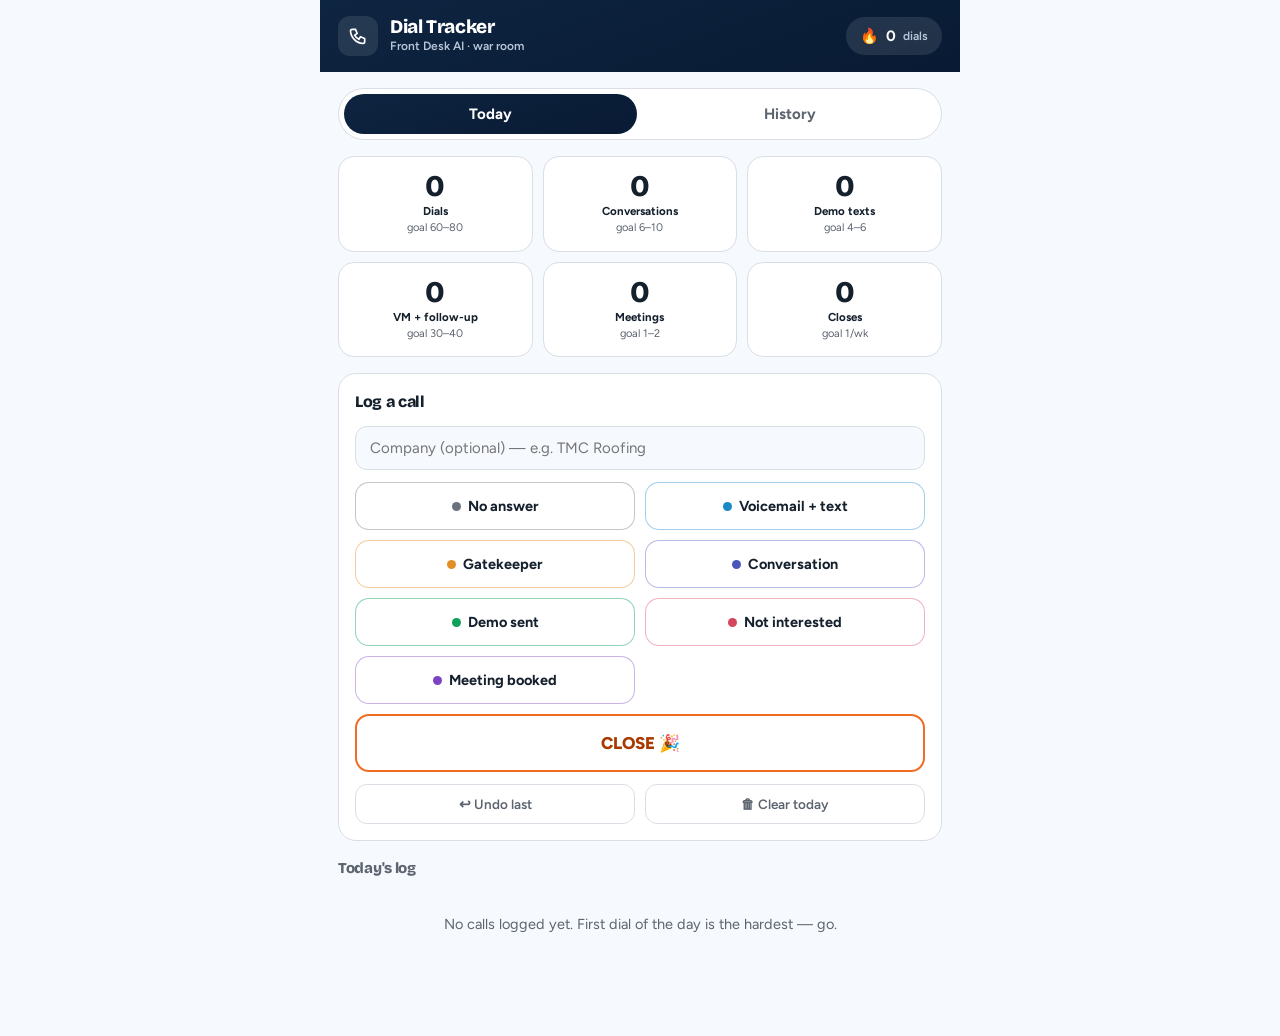
<file: tracker/index.html>
<!doctype html>
<html lang="en">
<head>
<meta charset="utf-8" />
<meta name="viewport" content="width=device-width, initial-scale=1" />
<title>Dial Tracker — Front Desk AI</title>
<meta name="robots" content="noindex" />
<meta name="theme-color" content="#1b2748" />
<link rel="preconnect" href="https://fonts.googleapis.com" />
<link rel="preconnect" href="https://fonts.gstatic.com" crossorigin />
<link href="https://fonts.googleapis.com/css2?family=Bricolage+Grotesque:opsz,wght@12..96,600;12..96,700;12..96,800&family=Figtree:wght@400;500;600;700&display=swap" rel="stylesheet" />
<style>
  :root{
    --navy1:oklch(0.26 0.06 255);--navy2:oklch(0.22 0.055 258);--paper:oklch(0.98 0.006 255);
    --ink:oklch(0.24 0.03 255);--muted:oklch(0.5 0.02 255);--line:oklch(0.9 0.01 255);--surface:#fff;
    --emerald:oklch(0.62 0.15 155);--emerald-tint:oklch(0.95 0.045 155);
    --slate:oklch(0.55 0.02 255);--sky:oklch(0.6 0.13 240);--amber:oklch(0.72 0.15 65);
    --indigo:oklch(0.5 0.16 275);--rose:oklch(0.6 0.18 15);--violet:oklch(0.52 0.19 300);--orange:oklch(0.68 0.18 45);
  }
  *{box-sizing:border-box;margin:0}
  body{font-family:'Figtree',-apple-system,sans-serif;background:var(--paper);color:var(--ink);line-height:1.5;-webkit-font-smoothing:antialiased}
  h1,h2,h3{font-family:'Bricolage Grotesque',sans-serif;font-weight:800;letter-spacing:-.02em}
  .app{max-width:640px;margin:0 auto;padding:0 0 60px}
  /* header */
  .thead{position:sticky;top:0;z-index:10;background:linear-gradient(160deg,var(--navy1),var(--navy2));color:#fff;padding:16px 18px;display:flex;align-items:center;gap:12px}
  .thead .tile{width:40px;height:40px;border-radius:12px;background:oklch(1 0 0 / .1);display:grid;place-items:center;flex:none}
  .thead .tile svg{width:20px;height:20px;stroke:#fff;fill:none;stroke-width:2}
  .thead h1{font-size:19px;line-height:1.1}
  .thead small{display:block;color:oklch(0.82 0.03 255);font-size:12px;font-weight:600}
  .flame{margin-left:auto;display:flex;align-items:center;gap:7px;background:oklch(1 0 0 / .1);border-radius:999px;padding:8px 14px;font-weight:800;font-size:15px}
  .flame span{font-size:12px;font-weight:600;color:oklch(0.82 0.03 255)}
  /* tabs */
  .toggle{display:flex;gap:6px;background:var(--surface);border:1px solid var(--line);border-radius:999px;padding:5px;margin:16px 18px 0}
  .toggle button{flex:1;border:0;background:none;font-family:'Figtree';font-weight:700;font-size:15px;padding:11px;border-radius:999px;color:var(--muted);cursor:pointer}
  .toggle button.on{background:linear-gradient(160deg,var(--navy1),var(--navy2));color:#fff}
  .pane{padding:16px 18px}
  /* scoreboard */
  .scores{display:grid;grid-template-columns:repeat(3,1fr);gap:10px}
  .stat{background:var(--surface);border:1.5px solid var(--line);border-radius:16px;padding:14px 10px;text-align:center;transition:.2s}
  .stat.hit{background:var(--emerald-tint);border-color:var(--emerald)}
  .stat .n{font-family:'Bricolage Grotesque';font-weight:800;font-size:30px;line-height:1}
  .stat .lbl{font-size:11.5px;font-weight:700;color:var(--ink);margin-top:4px;line-height:1.15}
  .stat .goal{font-size:11px;color:var(--muted);margin-top:2px}
  .stat.hit .goal::before{content:"✓ ";color:var(--emerald);font-weight:800}
  /* log card */
  .card{background:var(--surface);border:1px solid var(--line);border-radius:18px;padding:16px;margin-top:16px}
  .card h2{font-size:16px;margin-bottom:12px}
  .co-input{width:100%;font-family:'Figtree';font-size:15px;padding:12px 14px;border:1.5px solid var(--line);border-radius:12px;margin-bottom:12px;background:var(--paper)}
  .co-input:focus{outline:none;border-color:var(--navy1)}
  .btns{display:grid;grid-template-columns:1fr 1fr;gap:10px}
  .ob{border:1.5px solid var(--line);background:var(--surface);font-family:'Figtree';font-weight:700;font-size:14.5px;padding:14px 10px;border-radius:14px;cursor:pointer;transition:transform .1s;color:var(--ink);display:flex;align-items:center;justify-content:center;gap:7px}
  .ob:active{transform:scale(.95)}
  .ob .dot{width:9px;height:9px;border-radius:50%;flex:none}
  .ob.no_answer .dot{background:var(--slate)} .ob.no_answer{border-color:oklch(0.55 0.02 255 / .4)}
  .ob.voicemail .dot{background:var(--sky)} .ob.voicemail{border-color:oklch(0.6 0.13 240 / .4)}
  .ob.gatekeeper .dot{background:var(--amber)} .ob.gatekeeper{border-color:oklch(0.72 0.15 65 / .45)}
  .ob.conversation .dot{background:var(--indigo)} .ob.conversation{border-color:oklch(0.5 0.16 275 / .4)}
  .ob.demo_sent .dot{background:var(--emerald)} .ob.demo_sent{border-color:oklch(0.62 0.15 155 / .45)}
  .ob.not_interested .dot{background:var(--rose)} .ob.not_interested{border-color:oklch(0.6 0.18 15 / .4)}
  .ob.meeting .dot{background:var(--violet)} .ob.meeting{border-color:oklch(0.52 0.19 300 / .4)}
  .ob.close{grid-column:1 / -1;border:2px solid var(--orange);color:oklch(0.5 0.16 45);font-size:17px;font-weight:800;padding:17px}
  .rowbtns{display:flex;gap:10px;margin-top:12px}
  .rowbtns button{flex:1;border:1px solid var(--line);background:var(--surface);font-family:'Figtree';font-weight:600;font-size:13.5px;padding:11px;border-radius:12px;color:var(--muted);cursor:pointer}
  .rowbtns button:active{transform:scale(.97)}
  /* log list */
  .log{margin-top:16px}
  .log h2{font-size:15px;margin-bottom:10px;color:var(--muted)}
  .lrow{display:flex;align-items:center;gap:12px;padding:11px 4px;border-bottom:1px solid var(--line)}
  .code{width:34px;height:26px;border-radius:7px;display:grid;place-items:center;font-size:11.5px;font-weight:800;color:#fff;flex:none}
  .lrow .co{font-weight:600;font-size:14.5px;flex:1}
  .lrow .co.none{color:var(--muted);font-style:italic;font-weight:400}
  .lrow .tm{color:var(--muted);font-size:13px}
  .empty{color:var(--muted);text-align:center;padding:24px 10px;font-size:14.5px}
  /* history */
  .exp{display:inline-flex;align-items:center;gap:7px;background:linear-gradient(160deg,var(--navy1),var(--navy2));color:#fff;border:0;font-family:'Figtree';font-weight:700;font-size:14px;padding:11px 18px;border-radius:999px;cursor:pointer;margin-bottom:14px}
  table{width:100%;border-collapse:collapse;font-size:13.5px}
  th,td{padding:10px 6px;text-align:center;border-bottom:1px solid var(--line)}
  th{font-size:11px;text-transform:uppercase;letter-spacing:.05em;color:var(--muted);font-weight:700}
  td:first-child,th:first-child{text-align:left}
  td.dials-hit{color:var(--emerald);font-weight:800}
  td.close-hit{color:var(--orange);font-weight:800}
  .foot{color:var(--muted);font-size:12.5px;margin-top:18px;line-height:1.5}
  /* toast */
  #toast{position:fixed;left:50%;bottom:24px;transform:translateX(-50%) translateY(20px);background:var(--ink);color:#fff;font-weight:600;font-size:14.5px;padding:13px 20px;border-radius:14px;box-shadow:0 12px 30px -8px oklch(0.26 0.06 255 / .5);opacity:0;pointer-events:none;transition:.3s;max-width:90vw;text-align:center;z-index:50}
  #toast.show{opacity:1;transform:translateX(-50%) translateY(0)}
</style>
</head>
<body>
<div class="app">
  <header class="thead">
    <span class="tile"><svg viewBox="0 0 24 24" aria-hidden="true"><path d="M5 4h4l2 5-3 2a11 11 0 0 0 5 5l2-3 5 2v4a2 2 0 0 1-2 2A16 16 0 0 1 3 6a2 2 0 0 1 2-2z"/></svg></span>
    <div><h1>Dial Tracker</h1><small>Front Desk AI · war room</small></div>
    <span class="flame">🔥 <b id="flameN">0</b> <span>dials</span></span>
  </header>

  <div class="toggle">
    <button id="tabToday" class="on">Today</button>
    <button id="tabHist">History</button>
  </div>

  <!-- TODAY -->
  <div class="pane" id="paneToday">
    <div class="scores" id="scores"></div>

    <div class="card">
      <h2>Log a call</h2>
      <input class="co-input" id="company" placeholder="Company (optional) — e.g. TMC Roofing" autocomplete="off" />
      <div class="btns" id="btns"></div>
      <div class="rowbtns">
        <button id="undo">↩ Undo last</button>
        <button id="clear">🗑 Clear today</button>
      </div>
    </div>

    <div class="log">
      <h2>Today's log</h2>
      <div id="todayLog"></div>
    </div>
  </div>

  <!-- HISTORY -->
  <div class="pane" id="paneHist" style="display:none">
    <button class="exp" id="exportCsv">⬇ Export CSV</button>
    <div id="histTable"></div>
    <p class="foot">Data is stored on this device (localStorage). Log calls from one device — your phone — and export the CSV weekly as backup.</p>
  </div>
</div>

<div id="toast"></div>

<script>
(function(){
  "use strict";
  var KEY="fd_call_log_v1";
  var OUTCOMES=[
    {k:"no_answer",label:"No answer",code:"NA"},
    {k:"voicemail",label:"Voicemail + text",code:"VM"},
    {k:"gatekeeper",label:"Gatekeeper",code:"GK"},
    {k:"conversation",label:"Conversation",code:"CV"},
    {k:"demo_sent",label:"Demo sent",code:"DM"},
    {k:"not_interested",label:"Not interested",code:"NI"},
    {k:"meeting",label:"Meeting booked",code:"MT"},
    {k:"close",label:"CLOSE 🎉",code:"CL"}
  ];
  var CODEMAP={};OUTCOMES.forEach(function(o){CODEMAP[o.k]=o;});
  var COLOR={no_answer:"oklch(0.55 0.02 255)",voicemail:"oklch(0.6 0.13 240)",gatekeeper:"oklch(0.72 0.15 65)",conversation:"oklch(0.5 0.16 275)",demo_sent:"oklch(0.62 0.15 155)",not_interested:"oklch(0.6 0.18 15)",meeting:"oklch(0.52 0.19 300)",close:"oklch(0.68 0.18 45)"};
  var NOT_DIAL={meeting:1,close:1};
  var CONVO={conversation:1,demo_sent:1,not_interested:1};

  function load(){try{return JSON.parse(localStorage.getItem(KEY))||[];}catch(e){return [];}}
  function save(a){localStorage.setItem(KEY,JSON.stringify(a));}
  function today(){var d=new Date();return d.getFullYear()+"-"+String(d.getMonth()+1).padStart(2,"0")+"-"+String(d.getDate()).padStart(2,"0");}
  function nowTime(){var d=new Date();return String(d.getHours()).padStart(2,"0")+":"+String(d.getMinutes()).padStart(2,"0");}
  function uid(){return Date.now().toString(36)+Math.random().toString(36).slice(2,6);}

  var log=load();

  function todaysEntries(){var t=today();return log.filter(function(e){return e.date===t;});}
  function stat(entries){
    var s={dials:0,convos:0,demos:0,vms:0,mtgs:0,closes:0};
    entries.forEach(function(e){
      if(!NOT_DIAL[e.outcome])s.dials++;
      if(CONVO[e.outcome])s.convos++;
      if(e.outcome==="demo_sent")s.demos++;
      if(e.outcome==="voicemail")s.vms++;
      if(e.outcome==="meeting")s.mtgs++;
      if(e.outcome==="close")s.closes++;
    });
    return s;
  }

  var SCORE_DEFS=[
    {key:"dials",label:"Dials",goal:"60–80",min:60},
    {key:"convos",label:"Conversations",goal:"6–10",min:6},
    {key:"demos",label:"Demo texts",goal:"4–6",min:4},
    {key:"vms",label:"VM + follow-up",goal:"30–40",min:30},
    {key:"mtgs",label:"Meetings",goal:"1–2",min:1},
    {key:"closes",label:"Closes",goal:"1/wk",min:1}
  ];

  var $=function(id){return document.getElementById(id);};

  function renderScores(){
    var s=stat(todaysEntries());
    $("flameN").textContent=s.dials;
    $("scores").innerHTML=SCORE_DEFS.map(function(d){
      var v=s[d.key],hit=v>=d.min;
      return '<div class="stat'+(hit?' hit':'')+'"><div class="n">'+v+'</div><div class="lbl">'+d.label+'</div><div class="goal">goal '+d.goal+'</div></div>';
    }).join("");
  }

  function renderTodayLog(){
    var e=todaysEntries().slice().sort(function(a,b){return b.time<a.time?-1:(b.time>a.time?1:(b.id<a.id?-1:1));});
    if(!e.length){$("todayLog").innerHTML='<div class="empty">No calls logged yet. First dial of the day is the hardest — go.</div>';return;}
    $("todayLog").innerHTML=e.map(function(x){
      var o=CODEMAP[x.outcome];
      return '<div class="lrow"><span class="code" style="background:'+COLOR[x.outcome]+'">'+o.code+'</span>'+
        '<span class="co'+(x.company?'':' none')+'">'+(x.company?esc(x.company):"—")+'</span>'+
        '<span class="tm">'+x.time+'</span></div>';
    }).join("");
  }

  function esc(s){return String(s).replace(/[&<>"]/g,function(c){return {"&":"&amp;","<":"&lt;",">":"&gt;",'"':"&quot;"}[c];});}

  function renderHistory(){
    var byDay={};
    log.forEach(function(e){(byDay[e.date]=byDay[e.date]||[]).push(e);});
    var days=Object.keys(byDay).sort().reverse();
    if(!days.length){$("histTable").innerHTML='<div class="empty">No history yet.</div>';return;}
    var rows=days.map(function(d){
      var s=stat(byDay[d]);
      return '<tr><td>'+d+'</td>'+
        '<td class="'+(s.dials>=60?'dials-hit':'')+'">'+s.dials+'</td>'+
        '<td>'+s.convos+'</td><td>'+s.demos+'</td><td>'+s.vms+'</td><td>'+s.mtgs+'</td>'+
        '<td class="'+(s.closes>0?'close-hit':'')+'">'+s.closes+'</td></tr>';
    }).join("");
    $("histTable").innerHTML='<table><thead><tr><th>Date</th><th>Dials</th><th>Convos</th><th>Demos</th><th>VMs</th><th>Mtgs</th><th>Closes</th></tr></thead><tbody>'+rows+'</tbody></table>';
  }

  function renderAll(){renderScores();renderTodayLog();renderHistory();}

  var toastT;
  function toast(msg){
    var el=$("toast");el.textContent=msg;el.classList.add("show");
    clearTimeout(toastT);toastT=setTimeout(function(){el.classList.remove("show");},2600);
  }

  function logCall(outcome){
    var co=$("company").value.trim();
    log.push({id:uid(),date:today(),time:nowTime(),outcome:outcome,company:co||undefined});
    save(log);$("company").value="";
    renderAll();
    if(outcome==="close")toast("FOUNDING PARTNER CLOSED. Go ring the bell. 🔔");
    else if(outcome==="meeting")toast("Meeting booked — confirm it by text right now.");
    else toast("Logged: "+CODEMAP[outcome].label);
  }

  /* build outcome buttons */
  $("btns").innerHTML=OUTCOMES.map(function(o){
    return '<button class="ob '+o.k+'" data-k="'+o.k+'">'+(o.k==="close"?"":'<span class="dot"></span>')+o.label+'</button>';
  }).join("");
  $("btns").addEventListener("click",function(e){
    var b=e.target.closest("button[data-k]");if(b)logCall(b.getAttribute("data-k"));
  });

  $("undo").addEventListener("click",function(){
    var t=today();
    for(var i=log.length-1;i>=0;i--){if(log[i].date===t){log.splice(i,1);break;}}
    save(log);renderAll();toast("Undid last entry");
  });
  $("clear").addEventListener("click",function(){
    if(!confirm("Clear ALL of today's calls? This can't be undone."))return;
    var t=today();log=log.filter(function(e){return e.date!==t;});
    save(log);renderAll();toast("Today cleared");
  });

  $("exportCsv").addEventListener("click",function(){
    var lines=["date,time,outcome,company"];
    log.slice().sort(function(a,b){return (a.date+a.time)<(b.date+b.time)?-1:1;}).forEach(function(e){
      var c=(e.company||"").replace(/"/g,'""');
      lines.push(e.date+","+e.time+","+e.outcome+',"'+c+'"');
    });
    var blob=new Blob([lines.join("\n")],{type:"text/csv"});
    var a=document.createElement("a");a.href=URL.createObjectURL(blob);
    a.download="call-log-"+today()+".csv";a.click();URL.revokeObjectURL(a.href);
  });

  /* tabs */
  $("tabToday").addEventListener("click",function(){
    $("tabToday").classList.add("on");$("tabHist").classList.remove("on");
    $("paneToday").style.display="";$("paneHist").style.display="none";
  });
  $("tabHist").addEventListener("click",function(){
    $("tabHist").classList.add("on");$("tabToday").classList.remove("on");
    $("paneHist").style.display="";$("paneToday").style.display="none";renderHistory();
  });

  renderAll();
})();
</script>
</body>
</html>
</file>
<file: css/styles.css>
/* ============ Front Desk AI — navy + amber (Manus build spec, exact) ============ */
:root{
  --paper:oklch(0.985 0.006 85);
  --graywarm:oklch(0.965 0.006 85);
  --surface:#ffffff;
  --navy-1:oklch(0.26 0.06 255);
  --navy-2:oklch(0.22 0.055 258);
  --ink:oklch(0.24 0.03 255);
  --muted:oklch(0.5 0.02 255);
  --line:oklch(0.9 0.01 255);
  --blue:oklch(0.55 0.14 255);
  --amber-1:oklch(0.78 0.15 65);
  --amber-2:oklch(0.72 0.16 55);
  --amber-ink:oklch(0.55 0.12 60);
  --emerald:oklch(0.62 0.15 155);
  --emerald-tint:oklch(0.95 0.04 155);
  --r:18px; --maxw:1160px;
  --ease:cubic-bezier(.23,1,.32,1);
  --shadow:0 1px 2px oklch(0.3 0.03 255 / .05), 0 18px 44px -20px oklch(0.26 0.06 255 / .28);
  --amber-glow:0 8px 22px -6px oklch(0.75 0.16 60 / .5);
}
*{box-sizing:border-box;margin:0}
html{scroll-behavior:smooth}
body{
  font-family:'Figtree',-apple-system,BlinkMacSystemFont,sans-serif;
  background:var(--paper); color:var(--ink); line-height:1.6;
  -webkit-font-smoothing:antialiased; overflow-x:hidden;
}
a{color:inherit;text-decoration:none}
:focus-visible{outline:3px solid var(--blue);outline-offset:2px;border-radius:6px}
.wrap{max-width:var(--maxw);margin:0 auto;padding:0 24px}
h1,h2,h3,h4,h5{font-family:'Bricolage Grotesque','Figtree',sans-serif;font-weight:800;letter-spacing:-.02em;line-height:1.05;text-wrap:balance}
p{text-wrap:pretty}
.ink-blue{color:var(--blue)}
.ink-amber{color:var(--amber-2)}

/* ---- buttons ---- */
.btn{display:inline-flex;align-items:center;justify-content:center;gap:8px;font-family:'Figtree';font-weight:700;font-size:15.5px;padding:13px 24px;min-height:46px;border-radius:9999px;cursor:pointer;border:0;white-space:nowrap;transition:transform .16s var(--ease),box-shadow .16s var(--ease),background .16s,border-color .16s}
.btn-lg{padding:15px 30px;font-size:16.5px}
.btn-amber{background:linear-gradient(120deg,var(--amber-1),var(--amber-2));color:oklch(0.28 0.05 258);box-shadow:var(--amber-glow)}
.btn-amber:hover{transform:translateY(-1px);box-shadow:0 12px 30px -6px oklch(0.75 0.16 60 / .6)}
.btn-amber:active{transform:scale(.97)}
.btn-out{background:transparent;border:1.5px solid var(--line);color:var(--ink)}
.btn-out:hover{border-color:var(--ink);transform:translateY(-1px)}
.btn-out:active{transform:scale(.97)}
.on-navy .btn-out,.btn-out.on-navy{border-color:oklch(1 0 0 / .35);color:#fff}
.on-navy .btn-out:hover,.btn-out.on-navy:hover{background:oklch(1 0 0 / .08);border-color:oklch(1 0 0 / .55)}
.btn-textlink{background:none;color:var(--blue);font-weight:700;padding:8px 4px}
.btn-textlink:hover{color:var(--navy-1)}

/* ---- nav ---- */
.nav{position:fixed;top:0;left:0;right:0;z-index:50;transition:background .3s var(--ease),box-shadow .3s var(--ease)}
.nav-in{display:flex;align-items:center;justify-content:space-between;height:74px;gap:20px}
.nav.scrolled{background:oklch(1 0 0 / .92);backdrop-filter:blur(14px);box-shadow:0 1px 0 var(--line),0 6px 24px -18px oklch(0.26 0.06 255 / .4)}
.brand{display:inline-flex;align-items:center;gap:10px;font-family:'Bricolage Grotesque';font-weight:800;font-size:19px;letter-spacing:-.01em;white-space:nowrap}
.brand-tile{width:30px;height:30px;border-radius:9px;background:linear-gradient(160deg,var(--navy-1),var(--navy-2));color:#fff;display:grid;place-items:center;font-size:13px;font-weight:800;letter-spacing:-.02em;flex:none}
.brand-sun{width:15px;height:15px;fill:var(--amber-1);margin-left:-3px}
.nav-links{display:flex;gap:28px}
.nav-links a{color:var(--muted);font-size:15px;font-weight:600;padding:6px 0;border-bottom:2px solid transparent;transition:.2s}
.nav-links a:hover{color:var(--ink);border-color:var(--amber-1)}
.nav-cta{display:flex;gap:10px;align-items:center}
.nav-ai{color:var(--muted);font-size:14.5px;font-weight:600}
.nav-ai:hover{color:var(--ink)}
.nav-toggle{display:none;background:none;border:0;flex-direction:column;gap:5px;cursor:pointer;padding:10px}
.nav-toggle span{width:24px;height:2.5px;background:var(--ink);border-radius:2px;transition:.3s}

/* ---- zigzag divider ---- */
.zig{display:block;width:100%;height:clamp(32px,4vw,48px);line-height:0}
.zig svg{display:block;width:100%;height:100%}

/* ---- sections ---- */
.sec{padding:clamp(72px,10vw,128px) 0}
.sec-tight{padding:clamp(56px,8vw,104px) 0}
.bg-light{background:var(--paper)}
.bg-gray{background:var(--graywarm)}
.navyband{background:linear-gradient(180deg,var(--navy-1),var(--navy-2));color:oklch(0.96 0.01 255)}
.navyband h2{color:#fff}
.eyebrow{font-family:'Bricolage Grotesque';font-weight:700;letter-spacing:.16em;text-transform:uppercase;font-size:14px;color:var(--amber-1)}
.sect-h{font-size:clamp(30px,4.4vw,50px);margin-bottom:16px}
.sect-sub{color:var(--muted);font-size:clamp(16px,1.6vw,18.5px);max-width:62ch}
.navyband .sect-sub{color:oklch(0.85 0.03 255)}
.kicker{display:inline-flex;align-items:center;gap:9px;font-weight:700;font-size:14px;color:var(--muted);background:var(--surface);border:1px solid var(--line);border-radius:999px;padding:7px 16px}
.kicker-dot{width:9px;height:9px;border-radius:50%;background:var(--emerald);box-shadow:0 0 0 4px oklch(0.62 0.15 155 / .18)}

/* ---- hero ---- */
.hero{position:relative;padding:150px 0 0;background:
  radial-gradient(48% 40% at 84% 4%, oklch(0.9 0.08 75 / .55), transparent 70%),
  radial-gradient(60% 50% at 12% 0%, oklch(0.9 0.05 255 / .5), transparent 74%),
  var(--paper)}
.hero-grid{display:grid;grid-template-columns:1.05fr .95fr;gap:56px;align-items:center;padding-bottom:clamp(60px,8vw,110px)}
.hero h1{font-size:clamp(40px,5.6vw,70px);margin:20px 0;line-height:1.02}
.hero .sub{color:var(--muted);font-size:clamp(17px,1.7vw,19.5px);max-width:34em;margin-bottom:30px}
.hero-actions{display:flex;flex-wrap:wrap;gap:13px;margin-bottom:30px}
.proof{list-style:none;padding:0;display:flex;flex-wrap:wrap;gap:9px 24px}
.proof li{position:relative;padding-left:26px;color:var(--muted);font-size:15px;font-weight:500}
.proof li b{color:var(--ink);font-weight:700}
.proof li::before{content:"✓";position:absolute;left:0;color:var(--emerald);font-weight:800}

/* mockup cards */
.mock-wrap{position:relative;min-height:390px}
.chatcard{max-width:394px;margin-left:auto;background:var(--surface);border:1px solid var(--line);border-radius:22px;box-shadow:var(--shadow);padding:18px;transform:rotate(1deg);transition:transform .4s var(--ease)}
.chatcard:hover{transform:rotate(0)}
.cc-head{display:flex;align-items:center;gap:12px;padding-bottom:14px;border-bottom:1px solid var(--line);margin-bottom:14px}
.cc-avatar{width:42px;height:42px;border-radius:12px;background:linear-gradient(160deg,var(--navy-1),var(--navy-2));color:#fff;display:grid;place-items:center;font-weight:800;font-size:14px;flex:none}
.cc-id b{font-size:14.5px}
.cc-id small{display:block;color:var(--muted);font-size:12.5px}
.cc-live{margin-left:auto;display:flex;align-items:center;gap:6px;font-size:12px;letter-spacing:.08em;color:var(--emerald);font-weight:800}
.cc-live i{width:8px;height:8px;border-radius:50%;background:var(--emerald);animation:pulse 1.8s infinite}
@keyframes pulse{50%{box-shadow:0 0 0 6px oklch(0.62 0.15 155 / 0)}0%,100%{box-shadow:0 0 0 0 oklch(0.62 0.15 155 / .35)}}
.cc-body{display:flex;flex-direction:column;gap:9px;min-height:150px}
.bubble{font-size:14px;line-height:1.45;padding:10px 14px;border-radius:14px;max-width:86%}
.bubble.ai{background:oklch(0.94 0.03 255);border-bottom-left-radius:5px;align-self:flex-start}
.bubble.cust{background:linear-gradient(160deg,var(--navy-1),var(--navy-2));color:#fff;border-bottom-right-radius:5px;align-self:flex-end}
.cc-foot{margin-top:14px;display:flex;align-items:center;gap:11px;padding:12px 14px;border-radius:14px;background:var(--emerald-tint);border:1px solid oklch(0.62 0.15 155 / .3)}
.cc-foot .ck{width:30px;height:30px;border-radius:50%;background:var(--emerald);color:#fff;display:grid;place-items:center;font-weight:800;flex:none}
.cc-foot b{font-size:13.5px;color:var(--ink)}
.cc-foot small{display:block;color:var(--muted);font-size:12px}

/* estimate card */
.estcard{max-width:420px;background:var(--surface);border:1px solid var(--line);border-radius:22px;box-shadow:var(--shadow);padding:26px}
.est-label{font-family:'Bricolage Grotesque';font-weight:700;letter-spacing:.12em;font-size:12px;color:var(--muted)}
.est-row{color:var(--muted);font-size:14px;margin:6px 0 2px}
.est-price{font-family:'Bricolage Grotesque';font-weight:800;font-size:38px;color:var(--navy-1);margin-bottom:16px}
.est-bd{display:flex;justify-content:space-between;padding:11px 0;border-bottom:1px dashed var(--line);font-size:14.5px;color:var(--muted)}
.est-bd b{color:var(--ink)}
.est-chip{margin-top:16px;padding:11px 14px;border-radius:11px;background:oklch(0.94 0.04 255);color:var(--blue);font-size:13px;font-weight:700;text-align:center}

/* ---- services grid ---- */
.svc-grid{display:grid;grid-template-columns:repeat(3,1fr);gap:20px;margin-top:44px}
.svc{background:var(--surface);border:1px solid var(--line);border-radius:var(--r);padding:28px;transition:transform .25s var(--ease),box-shadow .25s var(--ease)}
.svc:hover{transform:translateY(-5px);box-shadow:var(--shadow)}
.svc-ico{width:50px;height:50px;border-radius:13px;background:linear-gradient(160deg,var(--navy-1),var(--navy-2));color:#fff;display:grid;place-items:center;margin-bottom:16px}
.svc-ico svg{width:24px;height:24px;stroke:#fff;fill:none;stroke-width:2}
.svc h3{font-size:20px;margin-bottom:8px}
.svc p{color:var(--muted);font-size:14.5px;margin-bottom:16px}
.svc-links{display:flex;gap:18px;flex-wrap:wrap}
.svc-links a{font-weight:700;font-size:14.5px;color:var(--blue)}
.svc-links a:hover{text-decoration:underline;text-underline-offset:3px}

/* ---- feature splits ---- */
.feat-grid{display:grid;grid-template-columns:1fr 1fr;gap:clamp(40px,6vw,72px);align-items:center}
.feat-copy h2{font-size:clamp(28px,3.8vw,42px);margin-bottom:16px}
.feat-copy .lead{color:var(--muted);font-size:clamp(16px,1.6vw,18px);margin-bottom:24px;max-width:56ch}
.checks{list-style:none;padding:0;margin:0 0 26px;display:flex;flex-direction:column;gap:13px}
.checks li{position:relative;padding-left:32px;color:var(--muted);font-size:15.5px}
.checks li::before{content:"✓";position:absolute;left:0;top:-1px;width:21px;height:21px;border-radius:50%;background:var(--emerald-tint);color:var(--emerald);font-weight:800;font-size:12px;display:grid;place-items:center}
.feat-actions{display:flex;gap:16px;align-items:center;flex-wrap:wrap}

/* automation chips */
.chip-grid{display:grid;grid-template-columns:1fr 1fr;gap:13px}
.chip{padding:16px 18px;font-size:15px;font-weight:700;background:var(--surface);border:1px solid var(--line);border-radius:14px;box-shadow:var(--shadow);transition:transform .25s var(--ease),border-color .25s}
.chip:hover{transform:translateY(-3px);border-color:var(--amber-1)}

/* ---- demo band ---- */
.demo-in{text-align:center;max-width:760px;margin:0 auto}
.demo-actions{display:flex;gap:14px;justify-content:center;flex-wrap:wrap;margin-top:28px}

/* ---- founding spots ---- */
.founding-wrap{max-width:900px;text-align:center;margin:0 auto}
.founding-wrap h2{font-size:clamp(28px,4vw,46px);margin:14px 0 18px}
.fp-body{color:oklch(0.86 0.03 255);font-size:clamp(16px,1.7vw,18.5px);max-width:62ch;margin:0 auto 34px}
.spots{display:grid;grid-template-columns:repeat(3,1fr);gap:16px;margin-bottom:32px}
.spot{display:flex;flex-direction:column;align-items:center;gap:11px;padding:28px 18px;border-radius:var(--r);background:oklch(1 0 0 / .05);border:1.5px dashed oklch(1 0 0 / .2)}
.spot.claimed{border-style:solid;border-color:oklch(0.78 0.15 65 / .5);background:oklch(0.78 0.15 65 / .08)}
.spot-ico{width:30px;height:30px;stroke:oklch(0.85 0.03 255);fill:none;stroke-width:2}
.spot.claimed .spot-ico{stroke:var(--amber-1)}
.spot-n{font-family:'Bricolage Grotesque';font-weight:700;font-size:18px;color:oklch(0.9 0.02 255)}
.spot-status{font-weight:800;font-size:13px;letter-spacing:.07em;padding:5px 14px;border-radius:999px;color:var(--emerald);background:oklch(0.62 0.15 155 / .16);border:1px solid oklch(0.62 0.15 155 / .5)}
.spot.claimed .spot-status{color:var(--amber-1);background:oklch(0.78 0.15 65 / .16);border-color:oklch(0.78 0.15 65 / .5)}

/* ---- steps ---- */
.steps{list-style:none;padding:0;display:grid;grid-template-columns:repeat(4,1fr);gap:18px;margin-top:48px;counter-reset:s}
.step{padding:26px 22px;border-radius:var(--r);background:var(--surface);border:1px solid var(--line)}
.step-n{font-family:'Bricolage Grotesque';font-weight:800;width:42px;height:42px;border-radius:12px;background:linear-gradient(160deg,var(--navy-1),var(--navy-2));color:#fff;display:grid;place-items:center;font-size:19px;margin-bottom:16px}
.step h3{font-size:18px;margin-bottom:8px}
.step p{color:var(--muted);font-size:14.5px}

/* ---- pricing ---- */
.founding-pill{display:inline-block;background:oklch(0.9 0.08 75 / .5);border:1px solid var(--amber-1);color:var(--amber-ink);font-size:13.5px;font-weight:700;padding:4px 13px;border-radius:999px;margin-left:6px}
.tabs{display:flex;gap:10px;flex-wrap:wrap;margin:32px 0 34px}
.tab{font-family:'Figtree';font-weight:700;font-size:15px;padding:11px 22px;min-height:46px;border-radius:999px;background:var(--surface);border:1.5px solid var(--line);color:var(--muted);cursor:pointer;transition:.2s}
.tab:hover{border-color:var(--ink)}
.tab.active{background:linear-gradient(160deg,var(--navy-1),var(--navy-2));color:#fff;border-color:transparent}
.pgrid{display:grid;gap:18px}
.pgrid.four{grid-template-columns:repeat(4,1fr)}
.pgrid.one{grid-template-columns:minmax(0,460px)}
.pgrid.hidden{display:none}
.pcard{padding:28px 24px;position:relative;background:var(--surface);border:1px solid var(--line);border-radius:var(--r);transition:transform .3s var(--ease),box-shadow .3s var(--ease);display:flex;flex-direction:column}
.pcard:hover{transform:translateY(-5px);box-shadow:var(--shadow)}
.pcard.featured{border:2px solid var(--blue);background:linear-gradient(180deg,oklch(0.95 0.03 255),var(--surface) 55%)}
.pcard.amberfeat{border:2px solid var(--amber-1);background:linear-gradient(180deg,oklch(0.96 0.04 75),var(--surface) 55%)}
.pbadge{position:absolute;top:-12px;left:22px;background:var(--blue);color:#fff;font-size:12px;font-weight:700;padding:5px 13px;border-radius:999px;white-space:nowrap}
.pbadge.amber{background:linear-gradient(120deg,var(--amber-1),var(--amber-2));color:oklch(0.28 0.05 258)}
.pcard h4{font-size:18px;margin-bottom:12px}
.amt{font-family:'Bricolage Grotesque';font-size:40px;font-weight:800;line-height:1}
.amt small{font-family:'Figtree';font-size:13px;color:var(--muted);font-weight:600;margin-left:6px}
.strike{text-decoration:line-through;color:var(--muted);font-size:24px;font-weight:600;margin-right:8px}
.mo{color:var(--blue);font-weight:700;font-size:15px;margin:6px 0 10px}
.pcard>.who{color:var(--muted);font-size:13px;margin-bottom:14px;padding-bottom:14px;border-bottom:1px solid var(--line)}
.pcard ul{list-style:none;padding:0;display:flex;flex-direction:column;gap:9px;margin-bottom:18px;flex:1}
.pcard li{position:relative;padding-left:24px;color:var(--muted);font-size:13.5px}
.pcard li::before{content:"✓";position:absolute;left:0;color:var(--emerald);font-weight:800}
.pcard .btn{width:100%}
.founding-note{max-width:720px;margin:34px 0 0;color:var(--muted);font-size:14.5px;font-weight:600}
.guarantee{max-width:720px;margin:22px 0 0;color:var(--ink);font-size:15.5px;padding:20px 26px;border-radius:var(--r);background:var(--emerald-tint);border:1px solid oklch(0.62 0.15 155 / .4)}
.guarantee b{font-weight:800}

/* ---- why us ---- */
.why-list{list-style:none;padding:0;margin:0 0 26px;display:flex;flex-direction:column;gap:13px}
.why-list li{position:relative;padding-left:32px;color:var(--muted);font-size:15.5px}
.why-list li::before{content:"✓";position:absolute;left:0;top:-1px;width:21px;height:21px;border-radius:50%;background:var(--emerald-tint);color:var(--emerald);font-weight:800;font-size:12px;display:grid;place-items:center}
.chips-trust{background:var(--surface);border:1px solid var(--line);border-radius:var(--r);padding:8px 6px;box-shadow:var(--shadow)}
.chips-trust .row{display:flex;align-items:center;gap:14px;padding:16px 18px;font-size:15px;font-weight:600;border-bottom:1px solid var(--line)}
.chips-trust .row:last-child{border:0}
.chips-trust .row span{font-size:19px}

/* ---- meet matthew ---- */
.founder-card{max-width:768px;margin:0 auto;background:var(--surface);border:1px solid var(--line);border-left:4px solid var(--amber-1);border-radius:var(--r);box-shadow:var(--shadow);padding:clamp(28px,4vw,44px);text-align:center}
.founder-card h2{font-size:clamp(26px,3.4vw,38px);margin-bottom:14px}
.founder-card p{color:var(--muted);font-size:clamp(15px,1.5vw,17px);max-width:60ch;margin:0 auto 22px}

/* ---- final cta ---- */
.final-in{text-align:center;max-width:800px;margin:0 auto}
.final-in h2{font-size:clamp(32px,4.6vw,52px);margin-bottom:16px;color:#fff}
.final-in>p{color:oklch(0.85 0.03 255);font-size:17px;max-width:52ch;margin:0 auto 28px}
.final-actions{display:flex;gap:13px;justify-content:center;flex-wrap:wrap;margin-bottom:20px}
.tiny-link{font-size:14.5px;font-weight:600;color:oklch(0.82 0.03 255);text-decoration:underline;text-underline-offset:4px}
.tiny-link:hover{color:#fff}

/* ---- footer ---- */
.footer{background:linear-gradient(180deg,var(--navy-2),oklch(0.19 0.05 258));color:oklch(0.86 0.02 255)}
.foot-grid{display:grid;grid-template-columns:2fr 1fr 1fr 1.3fr;gap:36px;padding:52px 24px 40px}
.footer .brand{color:#fff}
.foot-brand p{color:oklch(0.76 0.03 255);font-size:14px;margin-top:12px;max-width:32ch}
.foot-col h5{font-family:'Bricolage Grotesque';font-size:13px;text-transform:uppercase;letter-spacing:.1em;color:oklch(0.72 0.04 255);margin-bottom:14px}
.foot-col a{display:block;color:oklch(0.86 0.02 255);font-size:14.5px;margin-bottom:10px}
.foot-col a:hover{color:var(--amber-1)}
.foot-bottom{display:flex;justify-content:space-between;gap:10px;flex-wrap:wrap;padding:22px 24px 30px;border-top:1px solid oklch(1 0 0 / .14);color:oklch(0.72 0.04 255);font-size:13.5px}

/* ---- reveal ---- */
.js .reveal{opacity:0;transform:translateY(18px);transition:opacity .7s var(--ease),transform .7s var(--ease)}
.js .reveal.in{opacity:1;transform:none}

/* ---- responsive ---- */
@media(max-width:1080px){
  .nav-ai{display:none}
}
@media(max-width:920px){
  .nav-links,.nav-cta .btn-out{display:none}
  .nav-toggle{display:flex}
  .nav{background:oklch(1 0 0 / .94);backdrop-filter:blur(12px)}
  .nav.open .nav-links{display:flex;position:absolute;top:74px;left:0;right:0;flex-direction:column;gap:0;background:var(--paper);border-bottom:1px solid var(--line);padding:8px 24px 16px;box-shadow:var(--shadow)}
  .nav.open .nav-links a{padding:15px 0;border-bottom:1px solid var(--line);font-size:16px}
  .hero{padding-top:118px}
  .hero-grid,.feat-grid{grid-template-columns:1fr;gap:44px}
  .svc-grid{grid-template-columns:1fr}
  .pgrid.four{grid-template-columns:1fr 1fr}
  .steps{grid-template-columns:1fr 1fr}
  .foot-grid{grid-template-columns:1fr 1fr}
  .chatcard{margin:0 auto}
}
@media(max-width:560px){
  .steps,.pgrid.four,.spots,.foot-grid{grid-template-columns:1fr}
  .chip-grid{grid-template-columns:1fr}
  .hero-actions .btn,.demo-actions .btn,.final-actions .btn{width:100%}
}
@media(prefers-reduced-motion:reduce){
  html{scroll-behavior:auto}
  *,*::before,*::after{animation:none!important;transition:none!important}
  .js .reveal{opacity:1;transform:none}
}
</file>
